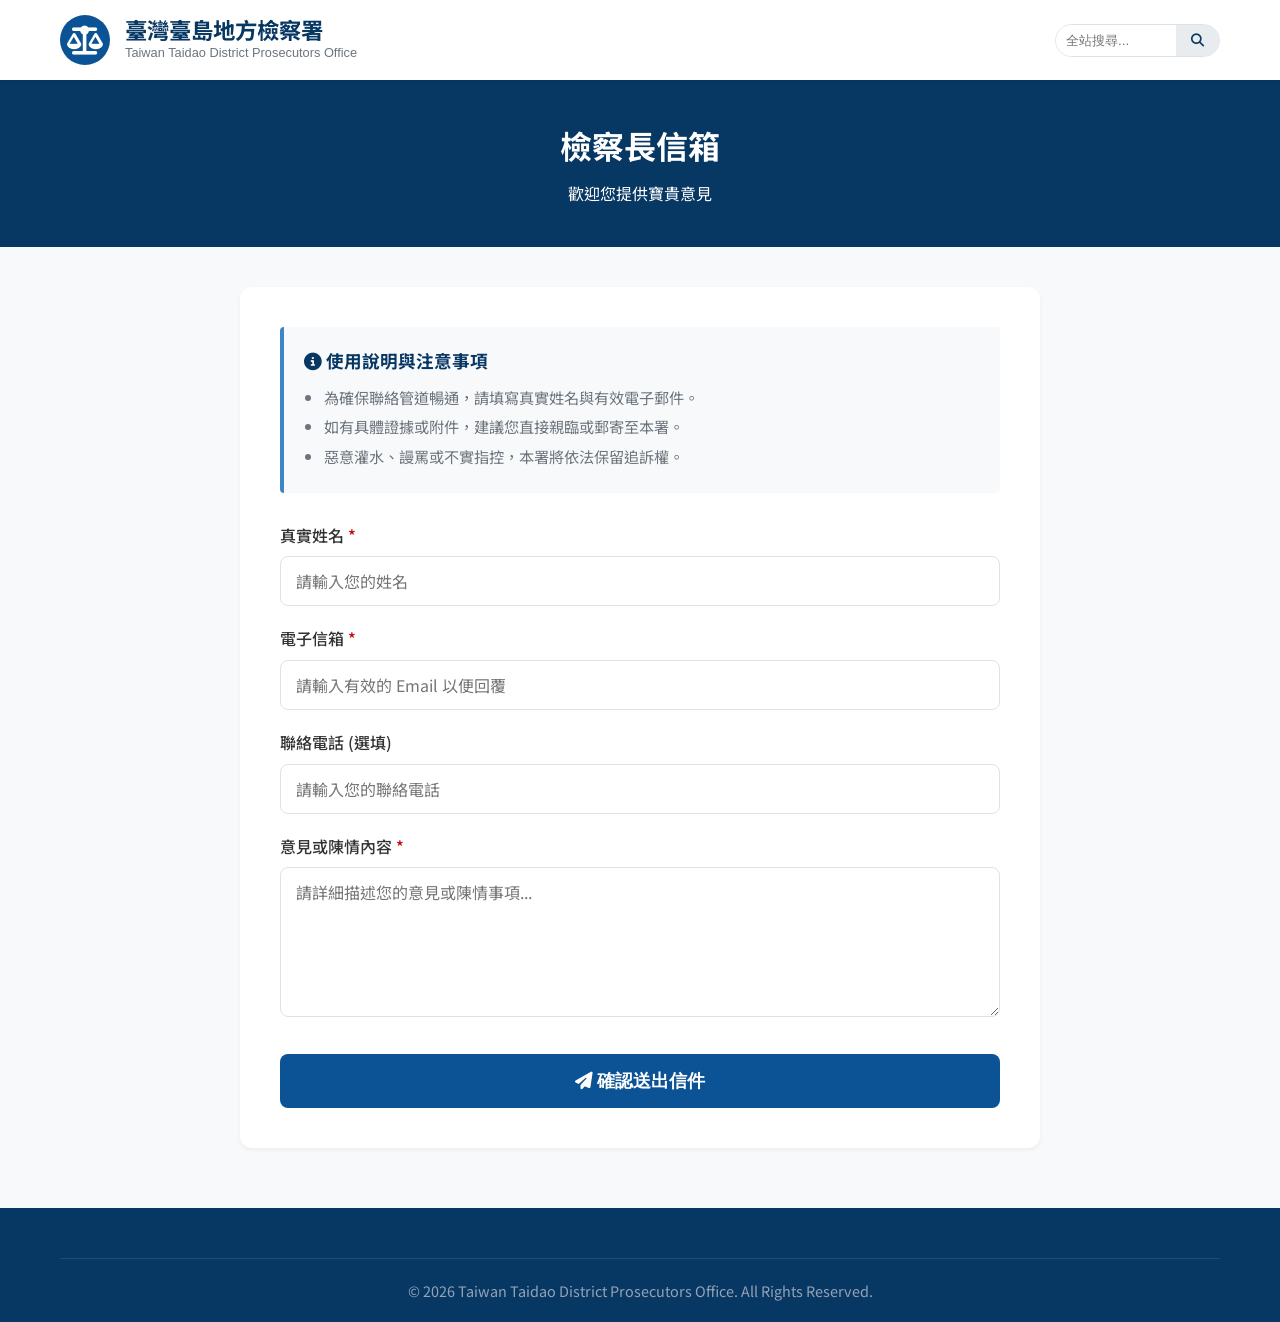
<file: contact.html>
<!DOCTYPE html>
<html lang="zh-TW">
<head>
    <meta charset="UTF-8">
    <meta name="viewport" content="width=device-width, initial-scale=1.0">
    <title>檢察長信箱 - 臺灣臺島地方檢察署</title>
    <link rel="stylesheet" href="styles.css">
    <link href="https://fonts.googleapis.com/css2?family=Noto+Sans+TC:wght@300;400;500;700&display=swap" rel="stylesheet">
    <link rel="stylesheet" href="https://cdnjs.cloudflare.com/ajax/libs/font-awesome/6.4.0/css/all.min.css">
    <style>
        .page-header { background-color: var(--primary-dark); color: white; padding: 40px 0; margin-bottom: 40px; text-align: center; }
        .page-header h1 { font-size: 2rem; margin-bottom: 10px; }
        .contact-container { max-width: 800px; margin: 0 auto 60px; background: var(--bg-white); border-radius: var(--radius-lg); box-shadow: var(--shadow-sm); padding: 40px; }
        
        .form-group { margin-bottom: 20px; }
        .form-group label { display: block; font-weight: 500; margin-bottom: 8px; color: var(--text-main); }
        .required::after { content: '*'; color: var(--secondary-color); margin-left: 4px; }
        
        .form-control { width: 100%; padding: 12px 15px; border: 1px solid var(--border-color); border-radius: var(--radius-md); font-size: 1rem; font-family: inherit; transition: border-color var(--transition); }
        .form-control:focus { outline: none; border-color: var(--primary-color); box-shadow: 0 0 0 3px rgba(11, 83, 148, 0.1); }
        textarea.form-control { resize: vertical; min-height: 150px; }
        
        .submit-btn { background-color: var(--primary-color); color: white; border: none; padding: 15px 30px; font-size: 1.1rem; font-weight: 600; border-radius: var(--radius-md); cursor: pointer; width: 100%; transition: var(--transition); margin-top: 10px; }
        .submit-btn:hover { background-color: var(--primary-dark); box-shadow: var(--shadow-md); }
        
        .contact-rules { background-color: #f8f9fa; border-left: 4px solid var(--primary-light); padding: 20px; margin-bottom: 30px; border-radius: 4px; }
        .contact-rules h3 { color: var(--primary-dark); margin-top: 0; margin-bottom: 10px; font-size: 1.1rem; }
        .contact-rules ul { padding-left: 20px; margin: 0; }
        .contact-rules li { margin-bottom: 5px; color: var(--text-muted); font-size: 0.95rem; }
    </style>
</head>
<body>
    <header class="main-header">
        <div class="nav-container container">
            <a href="index.html" class="logo">
                <div class="logo-img-placeholder"><i class="fa-solid fa-scale-balanced"></i></div>
                <div class="logo-text">
                    <h1>臺灣臺島地方檢察署</h1>
                    <p>Taiwan Taidao District Prosecutors Office</p>
                </div>
            </a>
            <div class="search-box">
                <input type="text" placeholder="全站搜尋..." aria-label="全站搜尋">
                <button aria-label="搜尋"><i class="fa-solid fa-search"></i></button>
            </div>
        </div>
    </header>

    <main id="main-content">
        <div class="page-header">
            <div class="container">
                <h1>檢察長信箱</h1>
                <p>歡迎您提供寶貴意見</p>
            </div>
        </div>

        <div class="container">
            <div class="contact-container">
                
                <div class="contact-rules">
                    <h3><i class="fa-solid fa-circle-info"></i> 使用說明與注意事項</h3>
                    <ul>
                        <li>為確保聯絡管道暢通，請填寫真實姓名與有效電子郵件。</li>
                        <li>如有具體證據或附件，建議您直接親臨或郵寄至本署。</li>
                        <li>惡意灌水、謾罵或不實指控，本署將依法保留追訴權。</li>
                    </ul>
                </div>

                <!-- Web3Forms Integration -->
                <form id="contactForm">
                    
                    <!-- Web3Forms Access Key -->
                    <input type="hidden" name="access_key" value="98c38860-de19-4e3e-bd27-2097dac8848e">
                    
                    <input type="hidden" name="subject" value="【臺島地檢署】檢察長信箱新留言">

                    <div class="form-group">
                        <label for="name" class="required">真實姓名</label>
                        <input type="text" id="name" name="name" class="form-control" placeholder="請輸入您的姓名" required>
                    </div>

                    <div class="form-group">
                        <label for="email" class="required">電子信箱</label>
                        <input type="email" id="email" name="email" class="form-control" placeholder="請輸入有效的 Email 以便回覆" required>
                    </div>
                    
                    <div class="form-group">
                        <label for="phone">聯絡電話 (選填)</label>
                        <input type="tel" id="phone" name="phone" class="form-control" placeholder="請輸入您的聯絡電話">
                    </div>

                    <div class="form-group">
                        <label for="message" class="required">意見或陳情內容</label>
                        <textarea id="message" name="message" class="form-control" placeholder="請詳細描述您的意見或陳情事項..." required></textarea>
                    </div>

                    <!-- Honeypot Spam Protection -->
                    <input type="checkbox" name="botcheck" class="hidden" style="display: none;">

                    <button type="submit" class="submit-btn" id="submitBtn"><i class="fa-solid fa-paper-plane"></i> 確認送出信件</button>
                    <div id="result" style="margin-top: 20px; font-weight: 500; text-align: center; display: none;"></div>
                </form>

            </div>
        </div>
    </main>

    <script>
        const form = document.getElementById('contactForm');
        const result = document.getElementById('result');
        const submitBtn = document.getElementById('submitBtn');

        form.addEventListener('submit', function(e) {
            e.preventDefault();
            
            submitBtn.innerHTML = '<i class="fa-solid fa-spinner fa-spin"></i> 處理中...';
            submitBtn.disabled = true;
            result.style.display = 'none';

            const formData = new FormData(form);
            const object = Object.fromEntries(formData);
            const json = JSON.stringify(object);

            fetch('https://api.web3forms.com/submit', {
                method: 'POST',
                headers: {
                    'Content-Type': 'application/json',
                    'Accept': 'application/json'
                },
                body: json
            })
            .then(async (response) => {
                let json = await response.json();
                if (response.status == 200) {
                    result.innerHTML = '<i class="fa-solid fa-circle-check"></i> 您的信件已成功送出！我們會盡快處理。';
                    result.style.color = '#0f5132';
                    result.style.backgroundColor = '#d1e7dd';
                    result.style.padding = '15px';
                    result.style.borderRadius = '5px';
                    result.style.display = 'block';
                    form.reset();
                } else {
                    console.log(response);
                    result.innerHTML = '<i class="fa-solid fa-circle-xmark"></i> 送出失敗：' + json.message;
                    result.style.color = '#842029';
                    result.style.backgroundColor = '#f8d7da';
                    result.style.padding = '15px';
                    result.style.borderRadius = '5px';
                    result.style.display = 'block';
                }
            })
            .catch(error => {
                console.log(error);
                result.innerHTML = '<i class="fa-solid fa-triangle-exclamation"></i> 發生錯誤，請稍後再試！';
                result.style.color = '#842029';
                result.style.backgroundColor = '#f8d7da';
                result.style.padding = '15px';
                result.style.borderRadius = '5px';
                result.style.display = 'block';
            })
            .then(function() {
                submitBtn.innerHTML = '<i class="fa-solid fa-paper-plane"></i> 確認送出信件';
                submitBtn.disabled = false;
            });
        });
    </script>

    <footer class="site-footer">
        <div class="container">
            <div class="footer-bottom">
                <p>&copy; 2026 Taiwan Taidao District Prosecutors Office. All Rights Reserved.</p>
            </div>
        </div>
    </footer>

    <script src="script.js"></script>
</body>
</html>
</file>
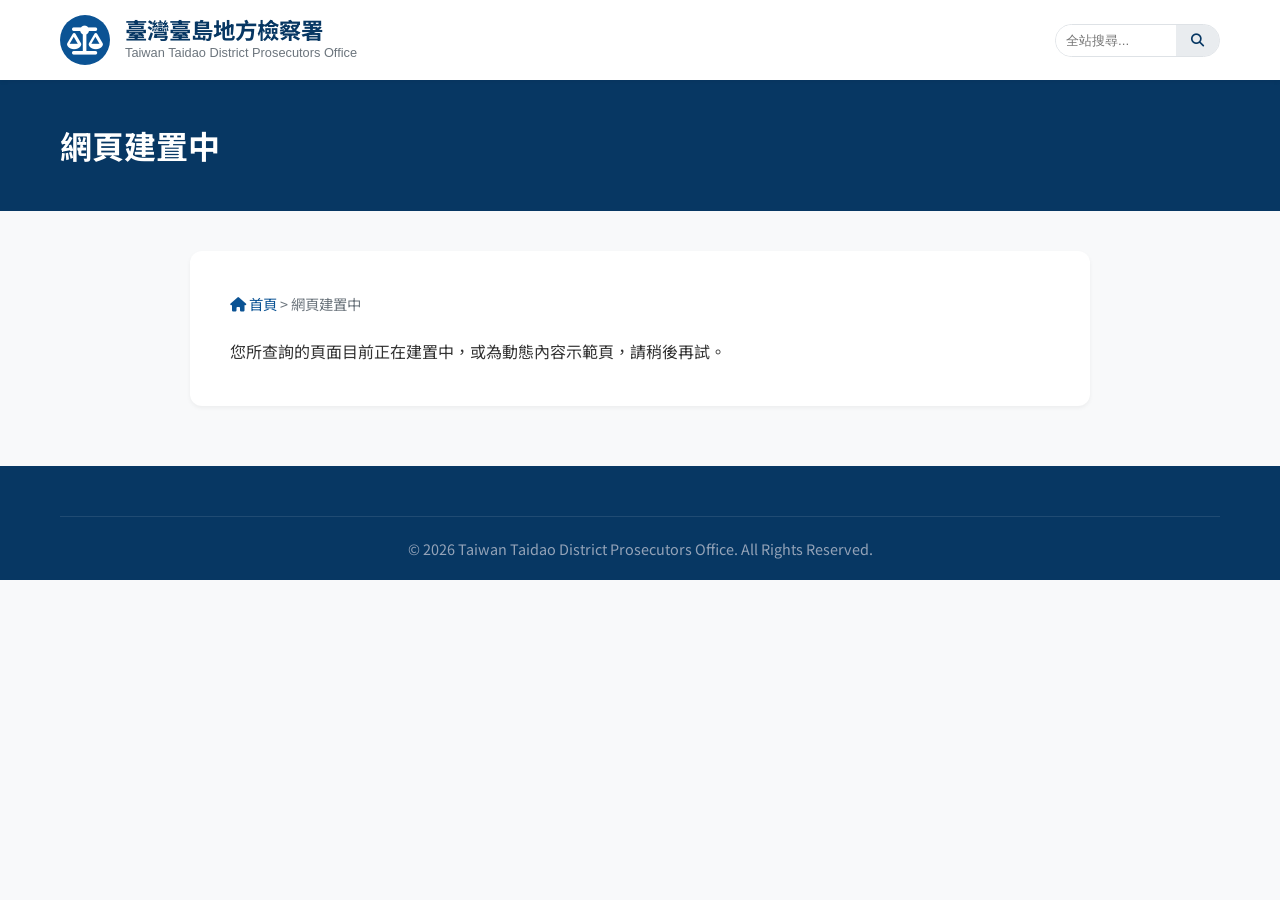
<file: content.html>
<!DOCTYPE html>
<html lang="zh-TW">
<head>
    <meta charset="UTF-8">
    <meta name="viewport" content="width=device-width, initial-scale=1.0">
    <title>頁面內容 - 臺灣臺島地方檢察署</title>
    <link rel="stylesheet" href="styles.css">
    <link href="https://fonts.googleapis.com/css2?family=Noto+Sans+TC:wght@300;400;500;700&display=swap" rel="stylesheet">
    <link rel="stylesheet" href="https://cdnjs.cloudflare.com/ajax/libs/font-awesome/6.4.0/css/all.min.css">
    <style>
        .page-header { background-color: var(--primary-dark); color: white; padding: 40px 0; margin-bottom: 40px; }
        .page-header h1 { font-size: 2rem; }
        .content-container { max-width: 900px; margin: 0 auto 60px; background: var(--bg-white); border-radius: var(--radius-lg); box-shadow: var(--shadow-sm); padding: 40px; line-height: 1.8; }
        .content-container h2 { color: var(--primary-color); border-bottom: 2px solid var(--border-color); padding-bottom: 10px; margin: 30px 0 20px; }
        .breadcrumb { margin-bottom: 20px; color: var(--text-muted); font-size: 0.9rem; }
        .breadcrumb a { color: var(--primary-color); text-decoration: none; }
    </style>
</head>
<body>
    <header class="main-header">
        <div class="nav-container container">
            <a href="index.html" class="logo">
                <div class="logo-img-placeholder"><i class="fa-solid fa-scale-balanced"></i></div>
                <div class="logo-text">
                    <h1>臺灣臺島地方檢察署</h1>
                    <p>Taiwan Taidao District Prosecutors Office</p>
                </div>
            </a>
            <div class="search-box">
                <input type="text" placeholder="全站搜尋..." aria-label="全站搜尋">
                <button aria-label="搜尋"><i class="fa-solid fa-search"></i></button>
            </div>
        </div>
    </header>

    <main id="main-content">
        <div class="page-header">
            <div class="container">
                <h1 id="pageTitle">載入中...</h1>
            </div>
        </div>

        <div class="container">
            <div class="content-container">
                <div class="breadcrumb">
                    <a href="index.html"><i class="fa-solid fa-home"></i> 首頁</a> &gt; <span id="bcText">內容</span>
                </div>
                <div id="pageContent">
                    <p>資料載入中，請稍候...</p>
                </div>
            </div>
        </div>
    </main>

    <footer class="site-footer">
        <div class="container">
            <div class="footer-bottom">
                <p>&copy; 2026 Taiwan Taidao District Prosecutors Office. All Rights Reserved.</p>
            </div>
        </div>
    </footer>

    <script src="script.js"></script>
    <script>
        document.addEventListener('DOMContentLoaded', () => {
            const params = new URLSearchParams(window.location.search);
            const pageId = params.get('page');
            
            const titleEl = document.getElementById('pageTitle');
            const contentEl = document.getElementById('pageContent');
            const bcEl = document.getElementById('bcText');
            
            const pages = {
                'intro': { title: '機關簡介', content: '<h2>臺島地檢署簡介</h2><p>本署負責大臺島地區之刑事案件偵查、公訴及執行業務，秉持客觀、公正、獨立的原則，致力於維護社會治安與保障人權。</p>' },
                'business': { title: '檢察業務簡介', content: '<h2>業務說明</h2><p>檢察官代表國家行使追訴權，主要業務包含：實施偵查、提起公訴、實行公訴、協助自訴、擔當自訴及指揮刑事裁判之執行等。</p>' },
                'chief': { title: '檢察長介紹', content: '<h2>檢察長致辭</h2><p>歡迎來到臺島地方檢察署。我們將以「專業、效能、便民、透明」為核心價值，持續優化各項司法服務。</p>' },
                'service_center': { title: '為民服務中心', content: '<h2>服務項目</h2><p>本署一樓設有為民服務中心，提供單一窗口服務，包括：收狀、收費、發還保證金、訴訟輔導等便民措施。</p>' },
                'online': { title: '線上申辦', content: '<h2>線上申辦系統</h2><p>提供線上聲請補發傳票、聲請發還保證金、線上預約視訊諮詢等服務。（系統建置示範頁）</p>' },
                'citizen_judge': { title: '國民法官專區', content: '<h2>國民法官法</h2><p>讓來自各行各業的國民與法官一起坐在法檯上，共同審判重大刑事案件，使司法更透明，更貼近社會多元價值。</p>' },
                'counseling': { title: '訴訟輔導', content: '<h2>訴訟輔導服務</h2><p>針對民眾面臨的司法程序疑難，提供免費的非實體法律諮詢與程序引導，幫助您了解自身權益。</p>' },
                'protection': { title: '司法保護', content: '<h2>司法保護專區</h2><p>包含犯罪被害人保護、更生保護、緩起訴處分金運用及社會勞動制度等相關資訊與資源。</p>' }
            };

            const data = pages[pageId] || { title: '網頁建置中', content: '<p>您所查詢的頁面目前正在建置中，或為動態內容示範頁，請稍後再試。</p>' };
            
            titleEl.textContent = data.title;
            bcEl.textContent = data.title;
            contentEl.innerHTML = data.content;
            document.title = data.title + ' - 臺灣臺島地方檢察署';
        });
    </script>
</body>
</html>
</file>
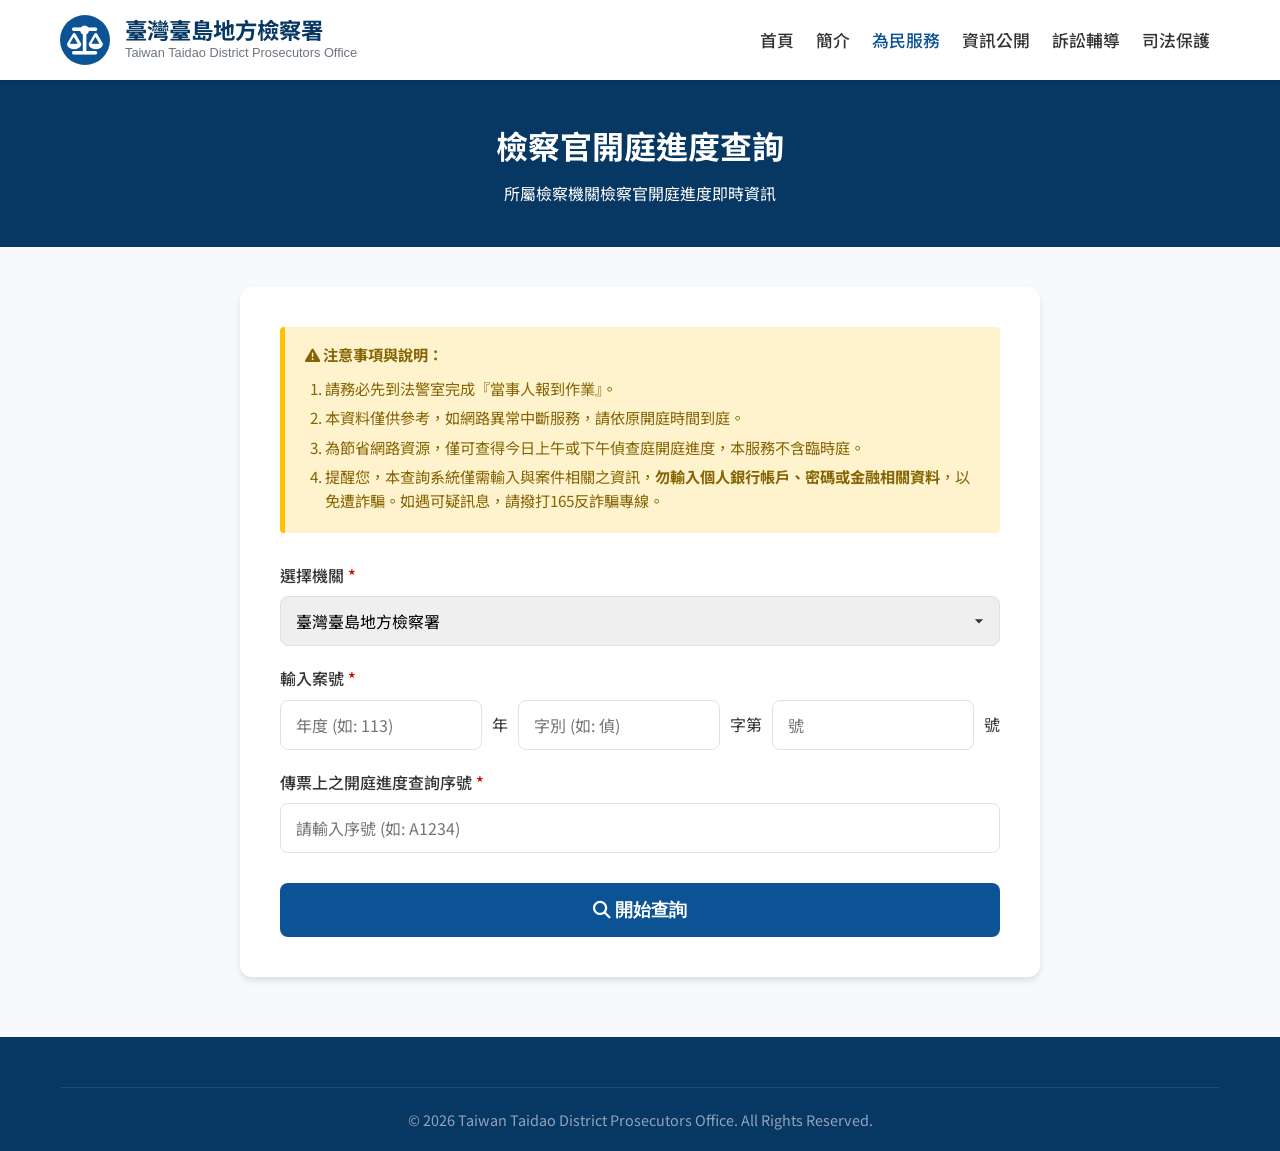
<file: court_status.html>
<!DOCTYPE html>
<html lang="zh-TW">
<head>
    <meta charset="UTF-8">
    <meta name="viewport" content="width=device-width, initial-scale=1.0">
    <title>開庭進度查詢 - 臺灣臺島地方檢察署</title>
    <link rel="stylesheet" href="styles.css">
    <link href="https://fonts.googleapis.com/css2?family=Noto+Sans+TC:wght@300;400;500;700&display=swap" rel="stylesheet">
    <link rel="stylesheet" href="https://cdnjs.cloudflare.com/ajax/libs/font-awesome/6.4.0/css/all.min.css">
    <style>
        .page-header {
            background-color: var(--primary-dark);
            color: white;
            padding: 40px 0;
            text-align: center;
            margin-bottom: 40px;
        }
        .page-header h1 {
            font-size: 2rem;
            margin-bottom: 10px;
        }
        .query-container {
            max-width: 800px;
            margin: 0 auto 60px;
            background: var(--bg-white);
            border-radius: var(--radius-lg);
            box-shadow: var(--shadow-md);
            padding: 40px;
        }
        .instructions {
            background-color: #fff3cd;
            border-left: 5px solid #ffc107;
            padding: 15px 20px;
            border-radius: var(--radius-sm);
            margin-bottom: 30px;
            font-size: 0.95rem;
            color: #856404;
        }
        .instructions ol {
            margin-top: 10px;
            padding-left: 20px;
        }
        .instructions li {
            margin-bottom: 5px;
        }
        .form-group {
            margin-bottom: 20px;
        }
        .form-group label {
            display: block;
            font-weight: 500;
            margin-bottom: 8px;
            color: var(--text-main);
        }
        .required::after {
            content: '*';
            color: var(--secondary-color);
            margin-left: 4px;
        }
        .form-control {
            width: 100%;
            padding: 12px 15px;
            border: 1px solid var(--border-color);
            border-radius: var(--radius-md);
            font-size: 1rem;
            font-family: inherit;
            transition: border-color var(--transition);
        }
        .form-control:focus {
            outline: none;
            border-color: var(--primary-color);
            box-shadow: 0 0 0 3px rgba(11, 83, 148, 0.1);
        }
        select.form-control {
            appearance: none;
            background-image: url("data:image/svg+xml,%3Csvg xmlns='http://www.w3.org/2000/svg' viewBox='0 0 24 24' fill='%23333'%3E%3Cpath d='M7 10l5 5 5-5z'/%3E%3C/svg%3E");
            background-repeat: no-repeat;
            background-position: right 10px center;
            background-size: 20px;
        }
        .case-number-group {
            display: flex;
            align-items: center;
            gap: 10px;
        }
        .case-number-group input {
            flex: 1;
        }
        .case-number-group select {
            flex: 1;
        }
        .submit-btn {
            background-color: var(--primary-color);
            color: white;
            border: none;
            padding: 15px 30px;
            font-size: 1.1rem;
            font-weight: 600;
            border-radius: var(--radius-md);
            cursor: pointer;
            width: 100%;
            transition: var(--transition);
            margin-top: 10px;
        }
        .submit-btn:hover {
            background-color: var(--primary-dark);
            box-shadow: var(--shadow-md);
        }
        /* Result styling */
        #resultArea {
            display: none;
            margin-top: 30px;
            padding-top: 30px;
            border-top: 1px solid var(--border-color);
        }
        .result-card {
            background-color: var(--bg-light);
            border: 1px solid var(--border-color);
            border-radius: var(--radius-md);
            padding: 20px;
        }
        .status-badge {
            display: inline-block;
            padding: 5px 12px;
            border-radius: 20px;
            font-weight: 600;
            font-size: 0.9rem;
            margin-bottom: 15px;
        }
        .status-active {
            background-color: #d1e7dd;
            color: #0f5132;
        }
        .status-waiting {
            background-color: #fff3cd;
            color: #856404;
        }
    </style>
</head>
<body>
    <header class="main-header">
        <div class="nav-container container">
            <a href="index.html" class="logo">
                <div class="logo-img-placeholder">
                    <i class="fa-solid fa-scale-balanced"></i>
                </div>
                <div class="logo-text">
                    <h1>臺灣臺島地方檢察署</h1>
                    <p>Taiwan Taidao District Prosecutors Office</p>
                </div>
            </a>
            <nav class="main-nav">
                <ul class="nav-menu">
                    <li><a href="index.html">首頁</a></li>
                    <li><a href="#">簡介</a></li>
                    <li><a href="#" style="color: var(--primary-color);">為民服務</a></li>
                    <li><a href="#">資訊公開</a></li>
                    <li><a href="#">訴訟輔導</a></li>
                    <li><a href="#">司法保護</a></li>
                </ul>
            </nav>
        </div>
    </header>

    <main id="main-content">
        <div class="page-header">
            <div class="container">
                <h1>檢察官開庭進度查詢</h1>
                <p>所屬檢察機關檢察官開庭進度即時資訊</p>
            </div>
        </div>

        <div class="container">
            <div class="query-container">
                <div class="instructions">
                    <strong><i class="fa-solid fa-triangle-exclamation"></i> 注意事項與說明：</strong>
                    <ol>
                        <li>請務必先到法警室完成『當事人報到作業』。</li>
                        <li>本資料僅供參考，如網路異常中斷服務，請依原開庭時間到庭。</li>
                        <li>為節省網路資源，僅可查得今日上午或下午偵查庭開庭進度，本服務不含臨時庭。</li>
                        <li>提醒您，本查詢系統僅需輸入與案件相關之資訊，<strong>勿輸入個人銀行帳戶、密碼或金融相關資料</strong>，以免遭詐騙。如遇可疑訊息，請撥打165反詐騙專線。</li>
                    </ol>
                </div>

                <form id="queryForm">
                    <div class="form-group">
                        <label for="agency" class="required">選擇機關</label>
                        <select id="agency" class="form-control" required>
                            <option value="TDC">臺灣臺島地方檢察署</option>
                        </select>
                    </div>
                    
                    <div class="form-group">
                        <label class="required">輸入案號</label>
                        <div class="case-number-group">
                            <input type="number" id="year" class="form-control" placeholder="年度 (如: 113)" required>
                            <span>年</span>
                            <input type="text" id="word" class="form-control" placeholder="字別 (如: 偵)" required>
                            <span>字第</span>
                            <input type="number" id="number" class="form-control" placeholder="號" required>
                            <span>號</span>
                        </div>
                    </div>

                    <div class="form-group">
                        <label for="sequence" class="required">傳票上之開庭進度查詢序號</label>
                        <input type="text" id="sequence" class="form-control" placeholder="請輸入序號 (如: A1234)" required>
                    </div>

                    <button type="submit" class="submit-btn"><i class="fa-solid fa-magnifying-glass"></i> 開始查詢</button>
                </form>

                <div id="resultArea">
                    <h3 style="margin-bottom: 20px; color: var(--primary-dark);">查詢結果</h3>
                    <div class="result-card">
                        <div class="status-badge status-active" id="resultStatus"><i class="fa-solid fa-circle-check"></i> 正在開庭中</div>
                        <p><strong>案號：</strong> <span id="resCase">113年偵字第1234號</span></p>
                        <p><strong>開庭別：</strong> 偵查庭</p>
                        <p><strong>偵查庭位置：</strong> 第三偵查庭</p>
                        <p><strong>預定開庭時間：</strong> 14:30</p>
                        <p><strong>實際開庭時間：</strong> 14:35</p>
                        <p style="margin-top: 15px; color: var(--text-muted); font-size: 0.9rem;"><i class="fa-solid fa-info-circle"></i> 資料更新時間：<span id="updateTime"></span></p>
                    </div>
                </div>
            </div>
        </div>
    </main>

    <footer class="site-footer">
        <div class="container">
            <div class="footer-bottom">
                <p>&copy; 2026 Taiwan Taidao District Prosecutors Office. All Rights Reserved.</p>
            </div>
        </div>
    </footer>

    <script>
        document.getElementById('queryForm').addEventListener('submit', function(e) {
            e.preventDefault();
            
            const year = document.getElementById('year').value;
            const word = document.getElementById('word').value;
            const number = document.getElementById('number').value;
            const sequence = document.getElementById('sequence').value;
            
            const resultArea = document.getElementById('resultArea');
            resultArea.style.display = 'block';
            
            const now = new Date();
            const timeString = now.toLocaleTimeString('zh-TW', { hour12: false });
            
            if (year === '115' && word === '他' && number === '11505001') {
                resultArea.innerHTML = `
                    <h3 style="margin-bottom: 20px; color: var(--primary-dark);">查詢結果</h3>
                    <div class="result-card">
                        <div class="status-badge" style="background-color: #e2e3e5; color: #383d41;" id="resultStatus"><i class="fa-solid fa-gavel"></i> 偵查庭結束，等待檢察官作出裁定</div>
                        <p><strong>案號：</strong> 115年度他字第11505001號 (廉股)</p>
                        <p><strong>被傳人身分：</strong> 被告 (顧雍冰)</p>
                        <p><strong>開庭別：</strong> 偵查庭</p>
                        <p><strong>偵查庭位置：</strong> 第一偵查庭/詢問室</p>
                        <p><strong>預定開庭時間：</strong> 20:00</p>
                        <p><strong>實際開庭時間：</strong> 20:05</p>
                        <p style="margin-top: 15px; color: var(--text-muted); font-size: 0.9rem;"><i class="fa-solid fa-info-circle"></i> 資料更新時間：<span>${timeString}</span></p>
                    </div>
                `;
            } else {
                resultArea.innerHTML = `
                    <h3 style="margin-bottom: 20px; color: var(--primary-dark);">查詢結果</h3>
                    <div class="result-card">
                        <div class="status-badge" id="resultStatus"></div>
                        <p><strong>案號：</strong> <span>${year}年${word}字第${number}號</span></p>
                        <p><strong>開庭別：</strong> 偵查庭</p>
                        <p><strong>偵查庭位置：</strong> 第三偵查庭</p>
                        <p><strong>預定開庭時間：</strong> 14:30</p>
                        <p><strong>實際開庭時間：</strong> 14:35</p>
                        <p style="margin-top: 15px; color: var(--text-muted); font-size: 0.9rem;"><i class="fa-solid fa-info-circle"></i> 資料更新時間：<span>${timeString}</span></p>
                    </div>
                `;
                const badge = document.getElementById('resultStatus');
                if (Math.random() > 0.5) {
                    badge.className = 'status-badge status-active';
                    badge.innerHTML = '<i class="fa-solid fa-circle-check"></i> 正在開庭中';
                } else {
                    badge.className = 'status-badge status-waiting';
                    badge.innerHTML = '<i class="fa-solid fa-clock"></i> 尚未開庭（請稍候）';
                }
            }
            
            resultArea.scrollIntoView({ behavior: 'smooth' });
        });
    </script>
</body>
</html>
</file>
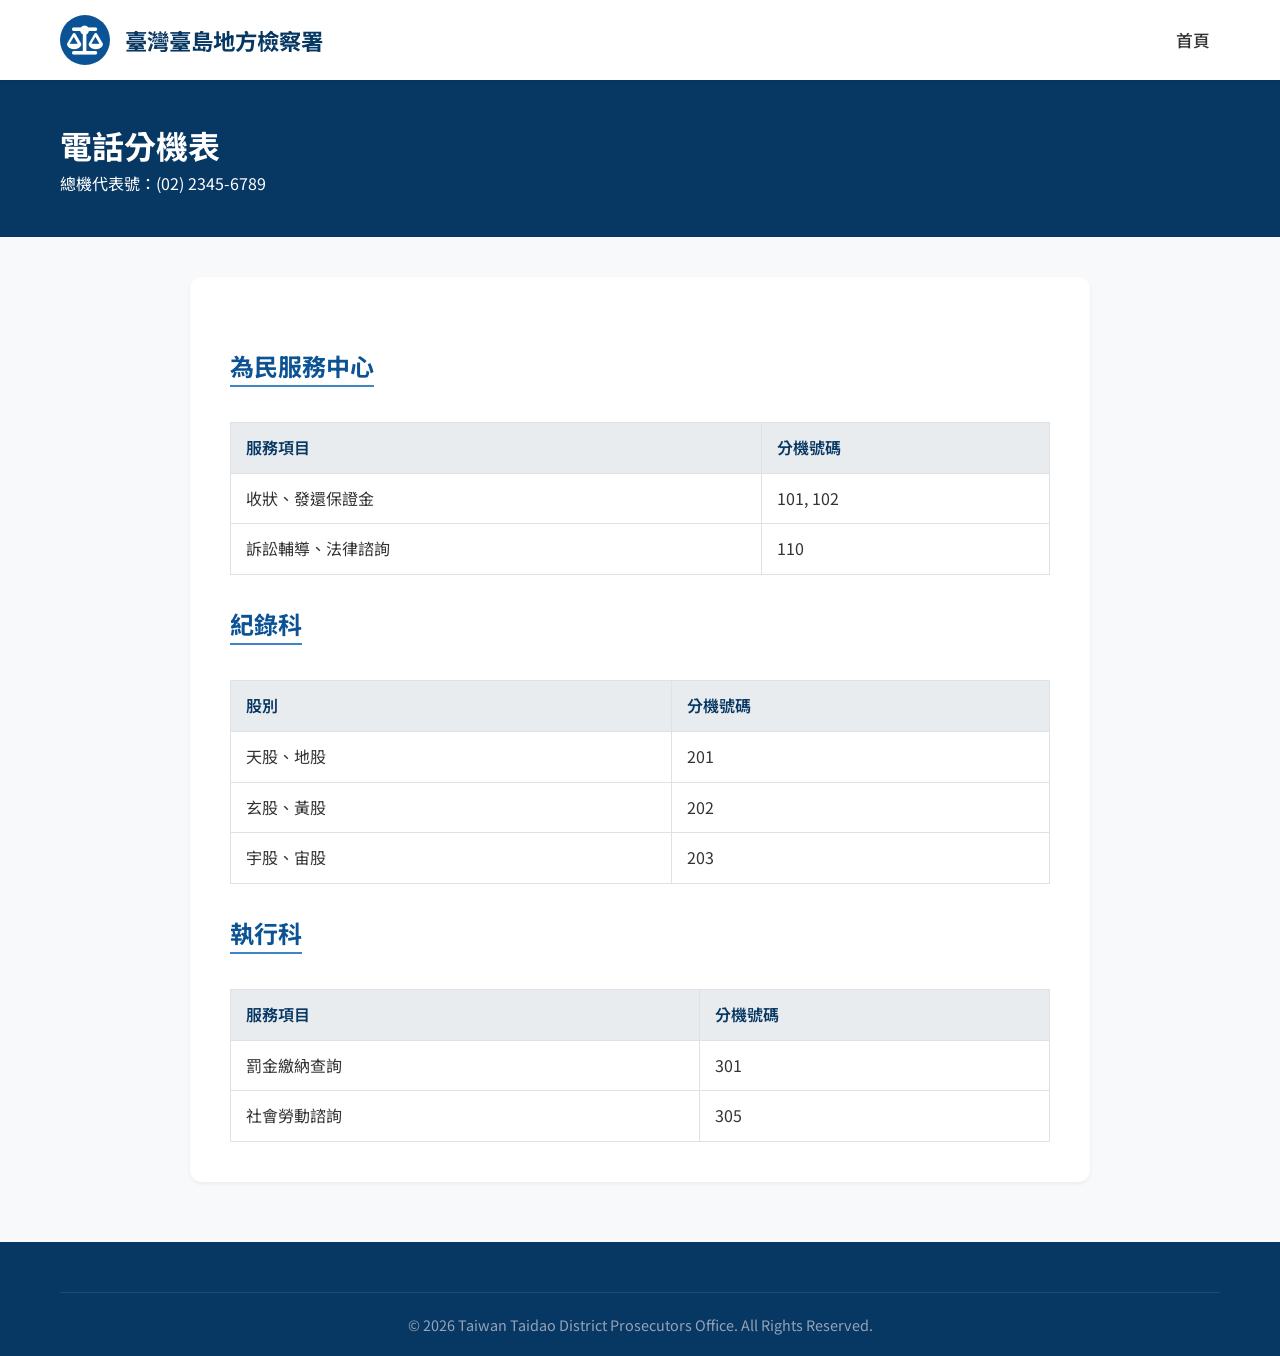
<file: directory.html>
<!DOCTYPE html>
<html lang="zh-TW">
<head>
    <meta charset="UTF-8">
    <meta name="viewport" content="width=device-width, initial-scale=1.0">
    <title>電話分機 - 臺灣臺島地方檢察署</title>
    <link rel="stylesheet" href="styles.css">
    <link href="https://fonts.googleapis.com/css2?family=Noto+Sans+TC:wght@300;400;500;700&display=swap" rel="stylesheet">
    <link rel="stylesheet" href="https://cdnjs.cloudflare.com/ajax/libs/font-awesome/6.4.0/css/all.min.css">
    <style>
        .page-header { background-color: var(--primary-dark); color: white; padding: 40px 0; margin-bottom: 40px; }
        .page-header h1 { font-size: 2rem; }
        .directory-container { max-width: 900px; margin: 0 auto 60px; background: var(--bg-white); border-radius: var(--radius-lg); box-shadow: var(--shadow-sm); padding: 40px; }
        .dir-table { width: 100%; border-collapse: collapse; margin-top: 20px; }
        .dir-table th, .dir-table td { border: 1px solid var(--border-color); padding: 12px 15px; text-align: left; }
        .dir-table th { background-color: var(--bg-gray); font-weight: 600; color: var(--primary-dark); }
        .dir-table tr:hover { background-color: #f1f5f9; }
        .dept-title { font-size: 1.5rem; color: var(--primary-color); margin-top: 30px; margin-bottom: 15px; border-bottom: 2px solid var(--primary-light); display: inline-block; }
    </style>
</head>
<body>
    <header class="main-header">
        <div class="nav-container container">
            <a href="index.html" class="logo">
                <div class="logo-img-placeholder"><i class="fa-solid fa-scale-balanced"></i></div>
                <div class="logo-text"><h1>臺灣臺島地方檢察署</h1></div>
            </a>
            <nav class="main-nav">
                <ul class="nav-menu">
                    <li><a href="index.html">首頁</a></li>
                </ul>
            </nav>
        </div>
    </header>

    <main id="main-content">
        <div class="page-header">
            <div class="container">
                <h1>電話分機表</h1>
                <p>總機代表號：(02) 2345-6789</p>
            </div>
        </div>

        <div class="container">
            <div class="directory-container">
                <h2 class="dept-title">為民服務中心</h2>
                <table class="dir-table">
                    <tr><th>服務項目</th><th>分機號碼</th></tr>
                    <tr><td>收狀、發還保證金</td><td>101, 102</td></tr>
                    <tr><td>訴訟輔導、法律諮詢</td><td>110</td></tr>
                </table>

                <h2 class="dept-title">紀錄科</h2>
                <table class="dir-table">
                    <tr><th>股別</th><th>分機號碼</th></tr>
                    <tr><td>天股、地股</td><td>201</td></tr>
                    <tr><td>玄股、黃股</td><td>202</td></tr>
                    <tr><td>宇股、宙股</td><td>203</td></tr>
                </table>

                <h2 class="dept-title">執行科</h2>
                <table class="dir-table">
                    <tr><th>服務項目</th><th>分機號碼</th></tr>
                    <tr><td>罰金繳納查詢</td><td>301</td></tr>
                    <tr><td>社會勞動諮詢</td><td>305</td></tr>
                </table>
            </div>
        </div>
    </main>

    <footer class="site-footer">
        <div class="container">
            <div class="footer-bottom">
                <p>&copy; 2026 Taiwan Taidao District Prosecutors Office. All Rights Reserved.</p>
            </div>
        </div>
    </footer>

    <script src="script.js"></script>
</body>
</html>
</file>
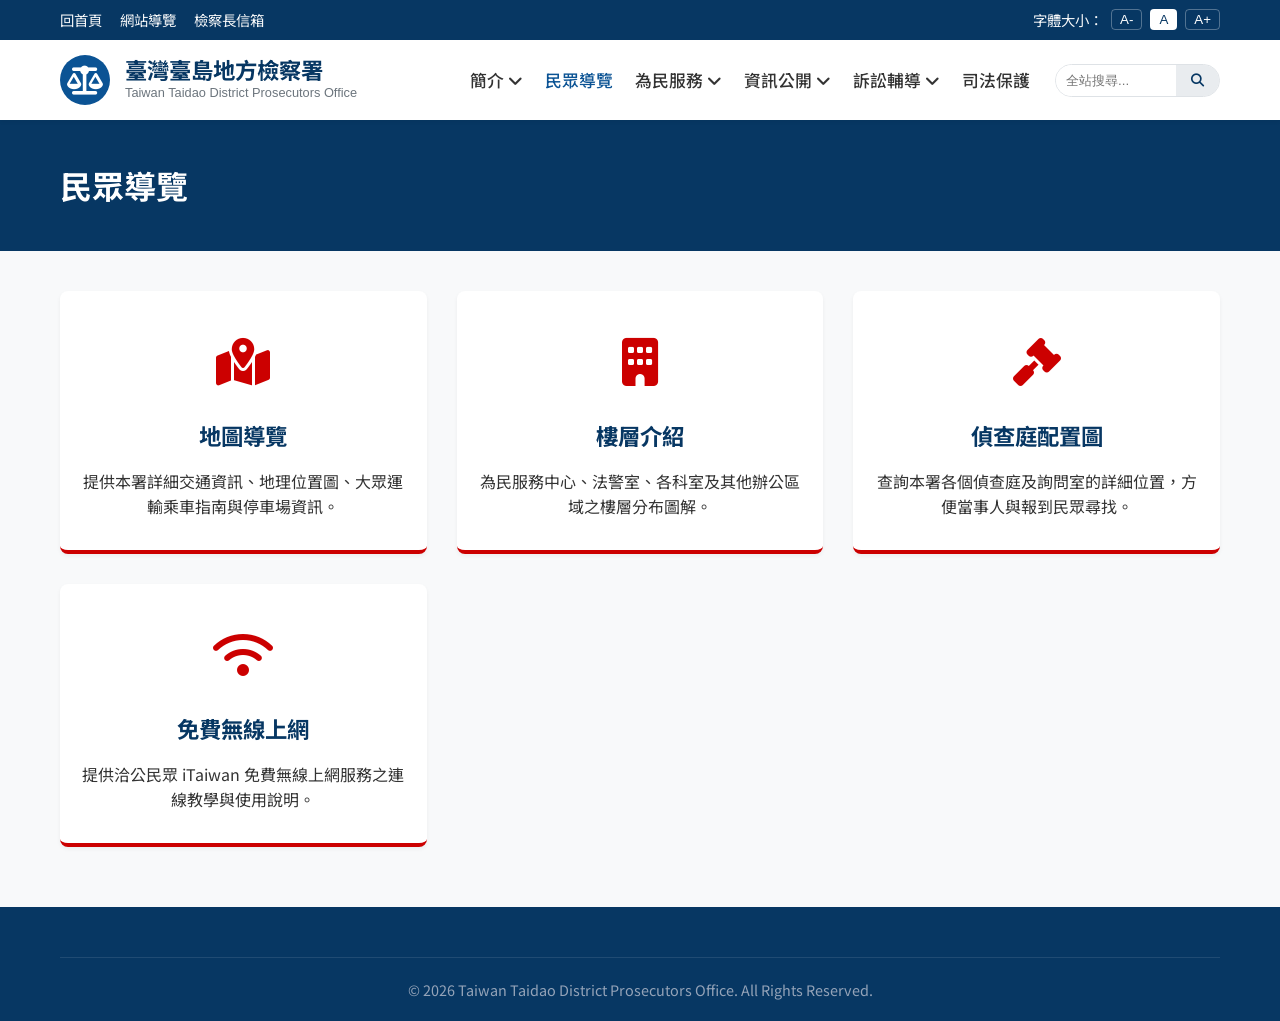
<file: guide.html>
<!DOCTYPE html>
<html lang="zh-TW">
<head>
    <meta charset="UTF-8">
    <meta name="viewport" content="width=device-width, initial-scale=1.0">
    <title>民眾導覽 - 臺灣臺島地方檢察署</title>
    <link rel="stylesheet" href="styles.css">
    <link href="https://fonts.googleapis.com/css2?family=Noto+Sans+TC:wght@300;400;500;700&display=swap" rel="stylesheet">
    <link rel="stylesheet" href="https://cdnjs.cloudflare.com/ajax/libs/font-awesome/6.4.0/css/all.min.css">
    <style>
        .page-header { background-color: var(--primary-dark); color: white; padding: 40px 0; margin-bottom: 40px; }
        .page-header h1 { font-size: 2rem; }
        .guide-grid {
            display: grid;
            grid-template-columns: repeat(auto-fit, minmax(280px, 1fr));
            gap: 30px;
            margin-bottom: 60px;
        }
        .guide-card {
            background: var(--bg-white);
            border-radius: var(--radius-md);
            padding: 30px 20px;
            box-shadow: var(--shadow-sm);
            transition: transform 0.3s, box-shadow 0.3s;
            border-bottom: 4px solid var(--secondary-color);
            text-decoration: none;
            color: var(--text-main);
            display: flex;
            flex-direction: column;
            align-items: center;
            text-align: center;
        }
        .guide-card:hover {
            transform: translateY(-5px);
            box-shadow: var(--shadow-md);
        }
        .card-icon {
            font-size: 3rem;
            color: var(--secondary-color);
            margin-bottom: 20px;
        }
        .card-title {
            font-size: 1.4rem;
            font-weight: 700;
            margin-bottom: 15px;
            color: var(--primary-dark);
        }
        .card-desc {
            font-size: 1rem;
            color: var(--text-secondary);
            line-height: 1.6;
        }
    </style>
</head>
<body>
    <header class="main-header">
        <div class="top-bar">
            <div class="container top-bar-inner">
                <div class="top-links">
                    <a href="index.html">回首頁</a>
                    <a href="content.html?page=sitemap">網站導覽</a>
                    <a href="contact.html">檢察長信箱</a>
                </div>
                <div class="font-size-controls">
                    <span>字體大小：</span>
                    <button class="font-btn" data-size="small">A-</button>
                    <button class="font-btn active" data-size="medium">A</button>
                    <button class="font-btn" data-size="large">A+</button>
                </div>
            </div>
        </div>
        <div class="nav-container container">
            <a href="index.html" class="logo">
                <div class="logo-img-placeholder"><i class="fa-solid fa-scale-balanced"></i></div>
                <div class="logo-text">
                    <h1>臺灣臺島地方檢察署</h1>
                    <p>Taiwan Taidao District Prosecutors Office</p>
                </div>
            </a>
            <nav class="main-nav">
                <ul class="nav-menu">
                    <li class="dropdown">
                        <a href="organization.html">簡介 <i class="fa-solid fa-angle-down"></i></a>
                    </li>
                    <li><a href="guide.html" style="color: var(--primary-color);">民眾導覽</a></li>
                    <li class="dropdown">
                        <a href="content.html?page=service">為民服務 <i class="fa-solid fa-angle-down"></i></a>
                    </li>
                    <li class="dropdown">
                        <a href="list.html?type=info">資訊公開 <i class="fa-solid fa-angle-down"></i></a>
                    </li>
                    <li class="dropdown">
                        <a href="content.html?page=counseling">訴訟輔導 <i class="fa-solid fa-angle-down"></i></a>
                    </li>
                    <li><a href="protection.html">司法保護</a></li>
                </ul>
                <div class="search-box">
                    <input type="text" id="headerSearch" placeholder="全站搜尋..." aria-label="全站搜尋">
                    <button aria-label="搜尋" onclick="const v = document.getElementById('headerSearch').value; if(v) window.location.href='search.html?q='+encodeURIComponent(v);"><i class="fa-solid fa-search"></i></button>
                </div>
            </nav>
        </div>
    </header>

    <main id="main-content">
        <div class="page-header">
            <div class="container">
                <h1>民眾導覽</h1>
            </div>
        </div>

        <div class="container">
            <div class="guide-grid">
                <a href="content.html?page=map" class="guide-card">
                    <div class="card-icon"><i class="fa-solid fa-map-location-dot"></i></div>
                    <div class="card-title">地圖導覽</div>
                    <div class="card-desc">提供本署詳細交通資訊、地理位置圖、大眾運輸乘車指南與停車場資訊。</div>
                </a>
                
                <a href="content.html?page=floor" class="guide-card">
                    <div class="card-icon"><i class="fa-solid fa-building"></i></div>
                    <div class="card-title">樓層介紹</div>
                    <div class="card-desc">為民服務中心、法警室、各科室及其他辦公區域之樓層分布圖解。</div>
                </a>
                
                <a href="list.html?type=court_layout" class="guide-card">
                    <div class="card-icon"><i class="fa-solid fa-gavel"></i></div>
                    <div class="card-title">偵查庭配置圖</div>
                    <div class="card-desc">查詢本署各個偵查庭及詢問室的詳細位置，方便當事人與報到民眾尋找。</div>
                </a>

                <a href="content.html?page=wifi" class="guide-card">
                    <div class="card-icon"><i class="fa-solid fa-wifi"></i></div>
                    <div class="card-title">免費無線上網</div>
                    <div class="card-desc">提供洽公民眾 iTaiwan 免費無線上網服務之連線教學與使用說明。</div>
                </a>
            </div>
        </div>
    </main>

    <footer class="site-footer">
        <div class="container">
            <div class="footer-bottom">
                <p>&copy; 2026 Taiwan Taidao District Prosecutors Office. All Rights Reserved.</p>
            </div>
        </div>
    </footer>

    <script src="script.js"></script>
</body>
</html>
</file>
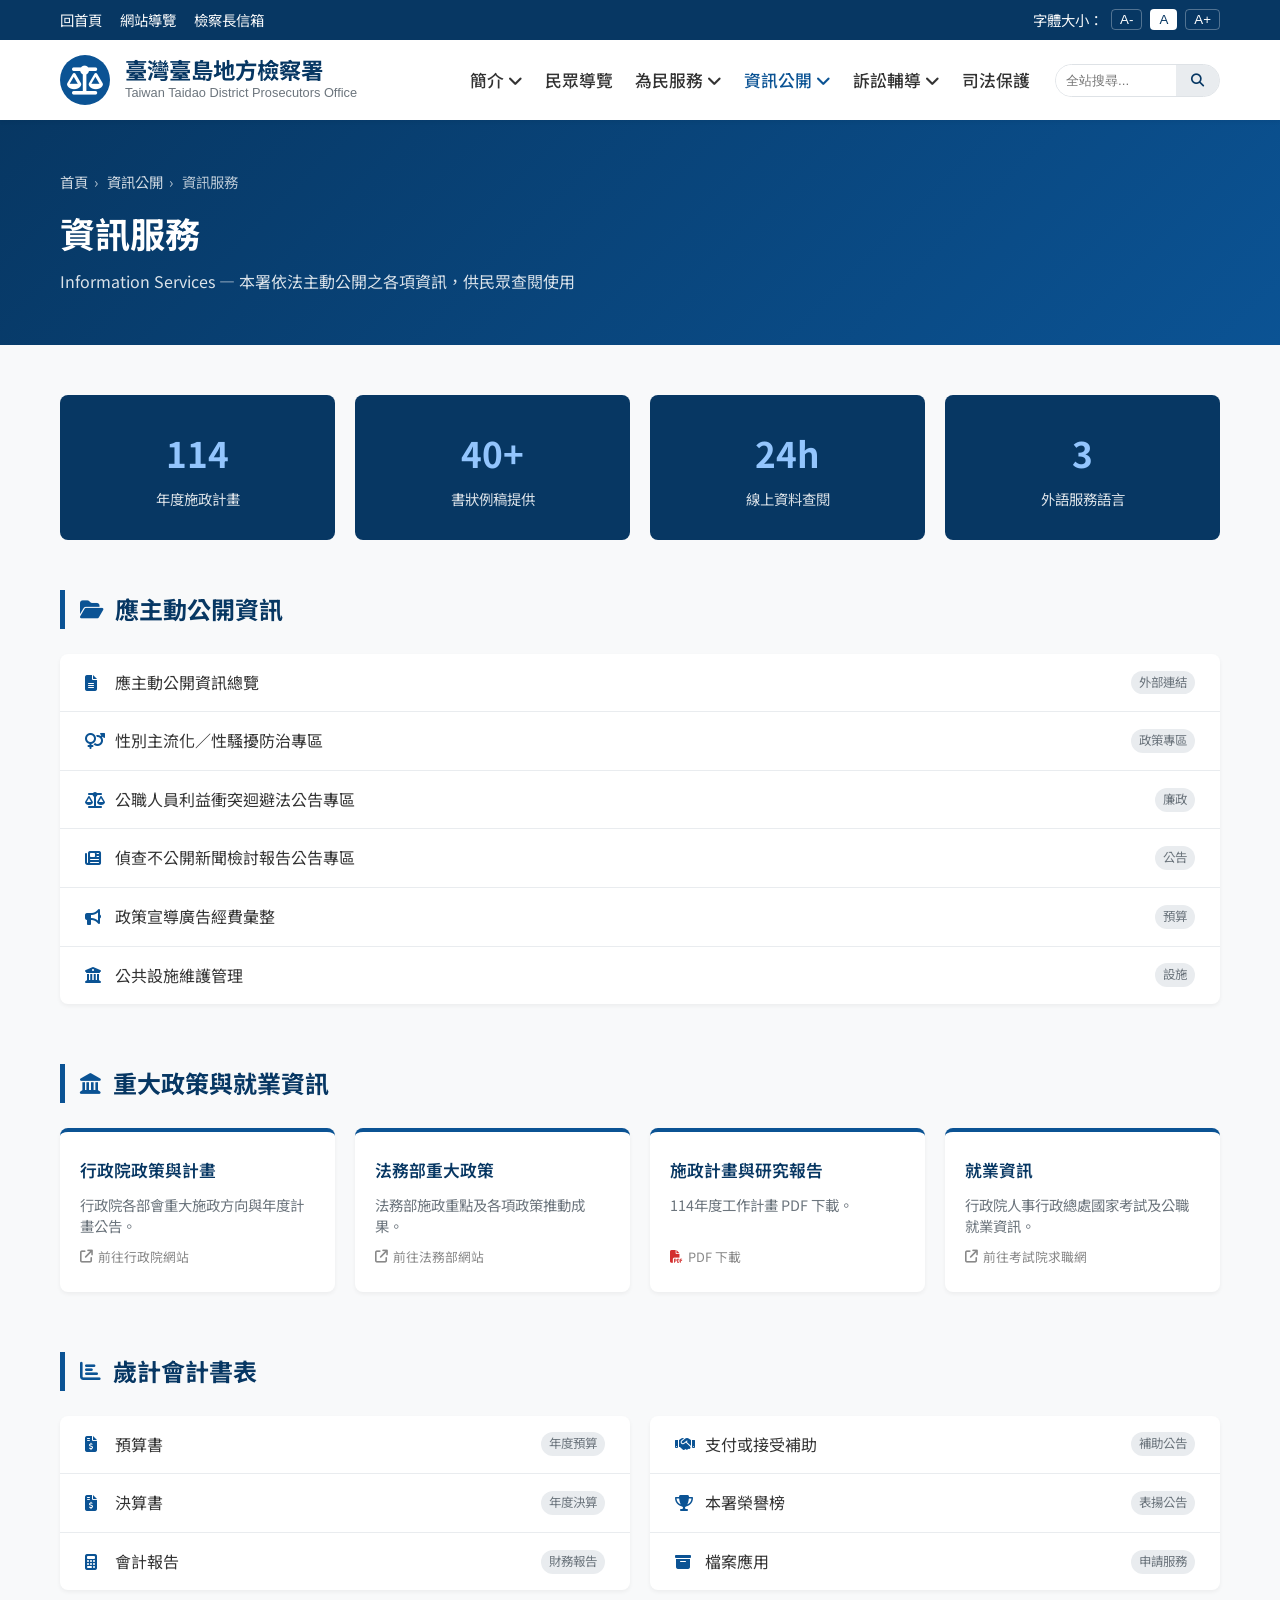
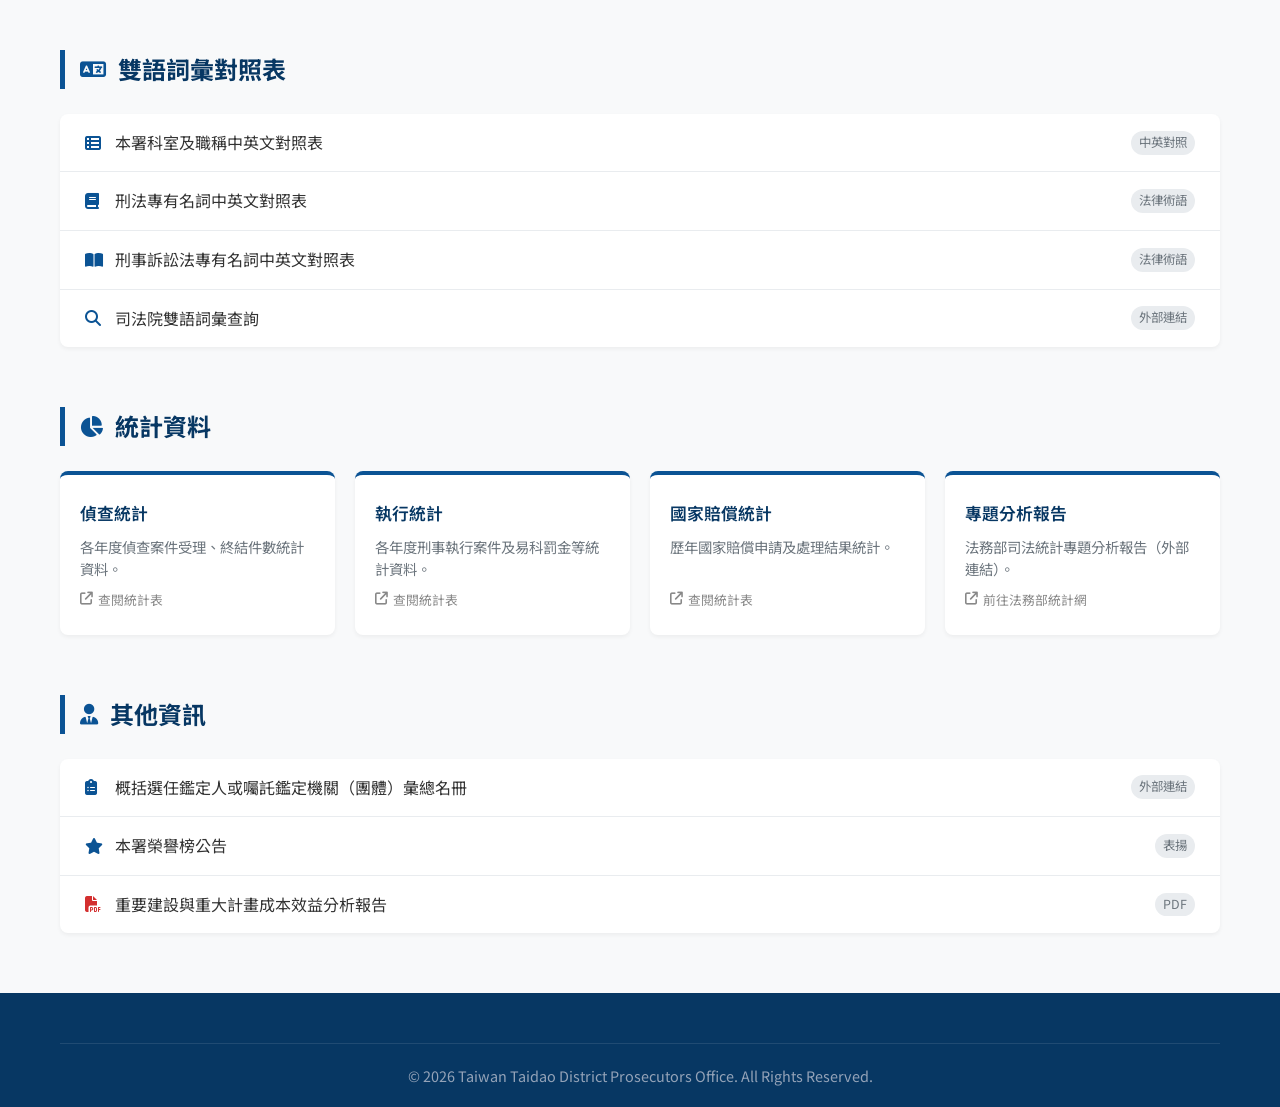
<file: info-service.html>
<!DOCTYPE html>
<html lang="zh-TW">
<head>
    <meta charset="UTF-8">
    <meta name="viewport" content="width=device-width, initial-scale=1.0">
    <title>資訊服務 - 臺灣臺島地方檢察署</title>
    <meta name="description" content="臺灣臺島地方檢察署資訊服務專區，提供應主動公開資訊、重大政策、歲計會計書表、雙語詞彙對照等多項資訊。">
    <link rel="stylesheet" href="styles.css">
    <link href="https://fonts.googleapis.com/css2?family=Noto+Sans+TC:wght@300;400;500;700&display=swap" rel="stylesheet">
    <link rel="stylesheet" href="https://cdnjs.cloudflare.com/ajax/libs/font-awesome/6.4.0/css/all.min.css">
    <style>
        .page-header {
            background: linear-gradient(135deg, var(--primary-dark) 0%, var(--primary-color) 100%);
            color: white;
            padding: 50px 0;
            margin-bottom: 50px;
        }
        .page-header h1 { font-size: 2.2rem; margin-bottom: 8px; }
        .page-header p { opacity: 0.85; font-size: 1rem; }

        /* Breadcrumb */
        .breadcrumb {
            font-size: 0.9rem;
            color: rgba(255,255,255,0.7);
            margin-bottom: 12px;
        }
        .breadcrumb a { color: rgba(255,255,255,0.8); text-decoration: none; }
        .breadcrumb a:hover { color: white; }
        .breadcrumb span { margin: 0 6px; }

        /* Section layout */
        .info-section {
            margin-bottom: 60px;
        }
        .section-title {
            display: flex;
            align-items: center;
            gap: 12px;
            font-size: 1.5rem;
            font-weight: 700;
            color: var(--primary-dark);
            border-left: 5px solid var(--primary-color);
            padding-left: 15px;
            margin-bottom: 25px;
        }
        .section-title i { color: var(--primary-color); font-size: 1.3rem; }

        /* Card grid */
        .card-grid {
            display: grid;
            grid-template-columns: repeat(auto-fill, minmax(240px, 1fr));
            gap: 20px;
        }
        .info-card {
            background: white;
            border-radius: var(--radius-md);
            box-shadow: var(--shadow-sm);
            padding: 25px 20px;
            border-top: 4px solid var(--primary-color);
            transition: transform 0.25s, box-shadow 0.25s;
            text-decoration: none;
            color: var(--text-main);
            display: flex;
            flex-direction: column;
            gap: 10px;
        }
        .info-card:hover {
            transform: translateY(-4px);
            box-shadow: var(--shadow-md);
        }
        .info-card .card-label {
            font-size: 1.05rem;
            font-weight: 600;
            color: var(--primary-dark);
        }
        .info-card .card-desc {
            font-size: 0.9rem;
            color: var(--text-muted);
            line-height: 1.5;
        }
        .info-card .card-ext {
            font-size: 0.8rem;
            color: #888;
            margin-top: auto;
            display: flex;
            align-items: center;
            gap: 5px;
        }

        /* Sub-list */
        .sub-list {
            background: white;
            border-radius: var(--radius-md);
            box-shadow: var(--shadow-sm);
            overflow: hidden;
        }
        .sub-list-item {
            display: flex;
            align-items: center;
            padding: 16px 25px;
            border-bottom: 1px solid var(--bg-gray);
            text-decoration: none;
            color: var(--text-main);
            gap: 12px;
            transition: background 0.2s, padding-left 0.2s;
        }
        .sub-list-item:last-child { border-bottom: none; }
        .sub-list-item:hover {
            background: var(--bg-light);
            padding-left: 32px;
            color: var(--primary-color);
        }
        .sub-list-item i {
            color: var(--primary-color);
            width: 18px;
            flex-shrink: 0;
        }
        .sub-list-item .item-text { flex: 1; font-size: 1rem; }
        .sub-list-item .item-tag {
            font-size: 0.78rem;
            padding: 2px 8px;
            border-radius: 20px;
            background: var(--bg-gray);
            color: var(--text-muted);
            white-space: nowrap;
        }

        /* Two-column layout for some sections */
        .two-col { display: grid; grid-template-columns: 1fr 1fr; gap: 20px; }
        @media (max-width: 768px) { .two-col { grid-template-columns: 1fr; } }
        @media (max-width: 600px) { .card-grid { grid-template-columns: 1fr; } }

        /* Stats banner */
        .stats-banner {
            display: grid;
            grid-template-columns: repeat(auto-fit, minmax(180px, 1fr));
            gap: 20px;
            margin-bottom: 50px;
        }
        .stat-box {
            background: var(--primary-dark);
            color: white;
            padding: 30px 20px;
            border-radius: var(--radius-md);
            text-align: center;
        }
        .stat-box .stat-num { font-size: 2.2rem; font-weight: 700; color: #93c5fd; }
        .stat-box .stat-label { font-size: 0.9rem; margin-top: 6px; opacity: 0.85; }
    </style>
</head>
<body>
    <header class="main-header">
        <div class="top-bar">
            <div class="container top-bar-inner">
                <div class="top-links">
                    <a href="index.html">回首頁</a>
                    <a href="content.html?page=sitemap">網站導覽</a>
                    <a href="contact.html">檢察長信箱</a>
                </div>
                <div class="font-size-controls">
                    <span>字體大小：</span>
                    <button class="font-btn" data-size="small">A-</button>
                    <button class="font-btn active" data-size="medium">A</button>
                    <button class="font-btn" data-size="large">A+</button>
                </div>
            </div>
        </div>
        <div class="nav-container container">
            <a href="index.html" class="logo">
                <div class="logo-img-placeholder"><i class="fa-solid fa-scale-balanced"></i></div>
                <div class="logo-text">
                    <h1>臺灣臺島地方檢察署</h1>
                    <p>Taiwan Taidao District Prosecutors Office</p>
                </div>
            </a>
            <nav class="main-nav">
                <ul class="nav-menu">
                    <li class="dropdown">
                        <a href="organization.html">簡介 <i class="fa-solid fa-angle-down"></i></a>
                        <ul class="dropdown-menu">
                            <li><a href="content.html?page=business">檢察業務簡介</a></li>
                            <li><a href="content.html?page=chief">檢察長介紹</a></li>
                            <li><a href="content.html?page=history">歷史沿革</a></li>
                            <li><a href="organization.html">機關組織與人員名冊</a></li>
                        </ul>
                    </li>
                    <li><a href="guide.html">民眾導覽</a></li>
                    <li class="dropdown">
                        <a href="content.html?page=service">為民服務 <i class="fa-solid fa-angle-down"></i></a>
                        <ul class="dropdown-menu">
                            <li><a href="content.html?page=service_center">為民服務中心</a></li>
                            <li><a href="content.html?page=online">線上申辦服務</a></li>
                            <li><a href="court_status.html">開庭進度查詢</a></li>
                            <li><a href="content.html?page=survey">問卷調查</a></li>
                        </ul>
                    </li>
                    <li class="dropdown">
                        <a href="list.html?type=info" style="color: var(--primary-color);">資訊公開 <i class="fa-solid fa-angle-down"></i></a>
                        <ul class="dropdown-menu">
                            <li><a href="list.html?type=news">新聞稿及澄清專區</a></li>
                            <li><a href="list.html?type=board">電子公布欄</a></li>
                            <li><a href="list.html?type=notice">公示送達</a></li>
                            <li><a href="list.html?type=auction">查扣物拍賣專區</a></li>
                            <li><a href="info-service.html" style="color: var(--primary-color);">資訊服務</a></li>
                        </ul>
                    </li>
                    <li class="dropdown">
                        <a href="content.html?page=counseling">訴訟輔導 <i class="fa-solid fa-angle-down"></i></a>
                        <ul class="dropdown-menu">
                            <li><a href="content.html?page=counseling_detail">訴訟程序介紹及輔導</a></li>
                            <li><a href="list.html?type=downloads">書狀例稿下載</a></li>
                            <li><a href="content.html?page=faq">常見問題</a></li>
                        </ul>
                    </li>
                    <li><a href="protection.html">司法保護</a></li>
                </ul>
                <div class="search-box">
                    <input type="text" id="headerSearch" placeholder="全站搜尋..." aria-label="全站搜尋">
                    <button aria-label="搜尋" onclick="const v=document.getElementById('headerSearch').value;if(v)window.location.href='search.html?q='+encodeURIComponent(v);"><i class="fa-solid fa-search"></i></button>
                </div>
            </nav>
        </div>
    </header>

    <main id="main-content">
        <div class="page-header">
            <div class="container">
                <div class="breadcrumb">
                    <a href="index.html">首頁</a><span>›</span>
                    <a href="list.html?type=info">資訊公開</a><span>›</span>
                    資訊服務
                </div>
                <h1>資訊服務</h1>
                <p>Information Services — 本署依法主動公開之各項資訊，供民眾查閱使用</p>
            </div>
        </div>

        <div class="container">

            <!-- Stats -->
            <div class="stats-banner">
                <div class="stat-box">
                    <div class="stat-num">114</div>
                    <div class="stat-label">年度施政計畫</div>
                </div>
                <div class="stat-box">
                    <div class="stat-num">40+</div>
                    <div class="stat-label">書狀例稿提供</div>
                </div>
                <div class="stat-box">
                    <div class="stat-num">24h</div>
                    <div class="stat-label">線上資料查閱</div>
                </div>
                <div class="stat-box">
                    <div class="stat-num">3</div>
                    <div class="stat-label">外語服務語言</div>
                </div>
            </div>

            <!-- 1. 應主動公開資訊 -->
            <div class="info-section">
                <div class="section-title">
                    <i class="fa-solid fa-folder-open"></i>
                    應主動公開資訊
                </div>
                <div class="sub-list">
                    <a href="https://www.tcc.moj.gov.tw/295804/295830/295835/432055/post" target="_blank" class="sub-list-item">
                        <i class="fa-solid fa-file-lines"></i>
                        <span class="item-text">應主動公開資訊總覽</span>
                        <span class="item-tag">外部連結</span>
                    </a>
                    <a href="https://www.tcc.moj.gov.tw/295804/295830/679664/Lpsimplelist" target="_blank" class="sub-list-item">
                        <i class="fa-solid fa-venus-mars"></i>
                        <span class="item-text">性別主流化／性騷擾防治專區</span>
                        <span class="item-tag">政策專區</span>
                    </a>
                    <a href="https://www.tcc.moj.gov.tw/295804/295830/679681/Lpsimplelist" target="_blank" class="sub-list-item">
                        <i class="fa-solid fa-balance-scale"></i>
                        <span class="item-text">公職人員利益衝突迴避法公告專區</span>
                        <span class="item-tag">廉政</span>
                    </a>
                    <a href="https://www.tcc.moj.gov.tw/295804/295830/790619/Lpsimplelist" target="_blank" class="sub-list-item">
                        <i class="fa-solid fa-newspaper"></i>
                        <span class="item-text">偵查不公開新聞檢討報告公告專區</span>
                        <span class="item-tag">公告</span>
                    </a>
                    <a href="https://www.tcc.moj.gov.tw/295804/295830/683170/Lpsimplelist" target="_blank" class="sub-list-item">
                        <i class="fa-solid fa-bullhorn"></i>
                        <span class="item-text">政策宣導廣告經費彙整</span>
                        <span class="item-tag">預算</span>
                    </a>
                    <a href="https://www.tcc.moj.gov.tw/295804/295830/797369/1135193/post" target="_blank" class="sub-list-item">
                        <i class="fa-solid fa-building-columns"></i>
                        <span class="item-text">公共設施維護管理</span>
                        <span class="item-tag">設施</span>
                    </a>
                </div>
            </div>

            <!-- 2. 重大政策與就業資訊 -->
            <div class="info-section">
                <div class="section-title">
                    <i class="fa-solid fa-landmark"></i>
                    重大政策與就業資訊
                </div>
                <div class="card-grid">
                    <a href="https://www.ey.gov.tw/Page/B6EC7D1F2A2186F3" target="_blank" class="info-card">
                        <div class="card-label">行政院政策與計畫</div>
                        <div class="card-desc">行政院各部會重大施政方向與年度計畫公告。</div>
                        <div class="card-ext"><i class="fa-solid fa-arrow-up-right-from-square"></i> 前往行政院網站</div>
                    </a>
                    <a href="https://www.moj.gov.tw/2204/2205/2263/Nodelist" target="_blank" class="info-card">
                        <div class="card-label">法務部重大政策</div>
                        <div class="card-desc">法務部施政重點及各項政策推動成果。</div>
                        <div class="card-ext"><i class="fa-solid fa-arrow-up-right-from-square"></i> 前往法務部網站</div>
                    </a>
                    <a href="https://www.tcc.moj.gov.tw/media/397539/114%E5%B9%B4%E5%BA%A6%E5%B7%A5%E4%BD%9C%E8%A8%88%E7%95%AB.pdf?mediaDL=true" target="_blank" class="info-card">
                        <div class="card-label">施政計畫與研究報告</div>
                        <div class="card-desc">114年度工作計畫 PDF 下載。</div>
                        <div class="card-ext"><i class="fa-solid fa-file-pdf" style="color:#d32f2f;"></i> PDF 下載</div>
                    </a>
                    <a href="https://ejobs.dgpa.gov.tw/" target="_blank" class="info-card">
                        <div class="card-label">就業資訊</div>
                        <div class="card-desc">行政院人事行政總處國家考試及公職就業資訊。</div>
                        <div class="card-ext"><i class="fa-solid fa-arrow-up-right-from-square"></i> 前往考試院求職網</div>
                    </a>
                </div>
            </div>

            <!-- 3. 歲計會計書表 -->
            <div class="info-section">
                <div class="section-title">
                    <i class="fa-solid fa-chart-bar"></i>
                    歲計會計書表
                </div>
                <div class="two-col">
                    <div class="sub-list">
                        <a href="https://www.tcc.moj.gov.tw/295804/295830/295836/295837/Lpsimplelist" target="_blank" class="sub-list-item">
                            <i class="fa-solid fa-file-invoice-dollar"></i>
                            <span class="item-text">預算書</span>
                            <span class="item-tag">年度預算</span>
                        </a>
                        <a href="https://www.tcc.moj.gov.tw/295804/295830/295836/295838/Lpsimplelist" target="_blank" class="sub-list-item">
                            <i class="fa-solid fa-file-invoice-dollar"></i>
                            <span class="item-text">決算書</span>
                            <span class="item-tag">年度決算</span>
                        </a>
                        <a href="https://www.tcc.moj.gov.tw/295804/295830/295836/295839/Lpsimplelist" target="_blank" class="sub-list-item">
                            <i class="fa-solid fa-calculator"></i>
                            <span class="item-text">會計報告</span>
                            <span class="item-tag">財務報告</span>
                        </a>
                    </div>
                    <div class="sub-list">
                        <a href="https://www.tcc.moj.gov.tw/295804/295830/799017/Lpsimplelist" target="_blank" class="sub-list-item">
                            <i class="fa-solid fa-handshake"></i>
                            <span class="item-text">支付或接受補助</span>
                            <span class="item-tag">補助公告</span>
                        </a>
                        <a href="https://www.tcc.moj.gov.tw/295804/295830/295855/Lpsimplelist" target="_blank" class="sub-list-item">
                            <i class="fa-solid fa-trophy"></i>
                            <span class="item-text">本署榮譽榜</span>
                            <span class="item-tag">表揚公告</span>
                        </a>
                        <a href="https://www.tcc.moj.gov.tw/295804/295830/295844/Lpsimplelist" target="_blank" class="sub-list-item">
                            <i class="fa-solid fa-box-archive"></i>
                            <span class="item-text">檔案應用</span>
                            <span class="item-tag">申請服務</span>
                        </a>
                    </div>
                </div>
            </div>

            <!-- 4. 雙語詞彙對照表 -->
            <div class="info-section">
                <div class="section-title">
                    <i class="fa-solid fa-language"></i>
                    雙語詞彙對照表
                </div>
                <div class="sub-list">
                    <a href="https://www.tcc.moj.gov.tw/295804/295830/295845/295846/433026/post" target="_blank" class="sub-list-item">
                        <i class="fa-solid fa-table-list"></i>
                        <span class="item-text">本署科室及職稱中英文對照表</span>
                        <span class="item-tag">中英對照</span>
                    </a>
                    <a href="https://www.tcc.moj.gov.tw/295804/295830/295845/295847/433030/post" target="_blank" class="sub-list-item">
                        <i class="fa-solid fa-book"></i>
                        <span class="item-text">刑法專有名詞中英文對照表</span>
                        <span class="item-tag">法律術語</span>
                    </a>
                    <a href="https://www.tcc.moj.gov.tw/295804/295830/295845/295848/433033/post" target="_blank" class="sub-list-item">
                        <i class="fa-solid fa-book-open"></i>
                        <span class="item-text">刑事訴訟法專有名詞中英文對照表</span>
                        <span class="item-tag">法律術語</span>
                    </a>
                    <a href="https://www.judicial.gov.tw/tw/lp-158-1.html" target="_blank" class="sub-list-item">
                        <i class="fa-solid fa-magnifying-glass"></i>
                        <span class="item-text">司法院雙語詞彙查詢</span>
                        <span class="item-tag">外部連結</span>
                    </a>
                </div>
            </div>

            <!-- 5. 統計資料 -->
            <div class="info-section">
                <div class="section-title">
                    <i class="fa-solid fa-chart-pie"></i>
                    統計資料
                </div>
                <div class="card-grid">
                    <a href="https://www.tcc.moj.gov.tw/295804/295912/295914/295915/Lpsimplelist" target="_blank" class="info-card">
                        <div class="card-label">偵查統計</div>
                        <div class="card-desc">各年度偵查案件受理、終結件數統計資料。</div>
                        <div class="card-ext"><i class="fa-solid fa-arrow-up-right-from-square"></i> 查閱統計表</div>
                    </a>
                    <a href="https://www.tcc.moj.gov.tw/295804/295912/295914/295916/Lpsimplelist" target="_blank" class="info-card">
                        <div class="card-label">執行統計</div>
                        <div class="card-desc">各年度刑事執行案件及易科罰金等統計資料。</div>
                        <div class="card-ext"><i class="fa-solid fa-arrow-up-right-from-square"></i> 查閱統計表</div>
                    </a>
                    <a href="https://www.tcc.moj.gov.tw/295804/295912/295914/295918/Lpsimplelist" target="_blank" class="info-card">
                        <div class="card-label">國家賠償統計</div>
                        <div class="card-desc">歷年國家賠償申請及處理結果統計。</div>
                        <div class="card-ext"><i class="fa-solid fa-arrow-up-right-from-square"></i> 查閱統計表</div>
                    </a>
                    <a href="https://www.rjsd.moj.gov.tw/RJSDWeb/common/WebList2.aspx?menu=AYA_SPECIAL_REPORT" target="_blank" class="info-card">
                        <div class="card-label">專題分析報告</div>
                        <div class="card-desc">法務部司法統計專題分析報告（外部連結）。</div>
                        <div class="card-ext"><i class="fa-solid fa-arrow-up-right-from-square"></i> 前往法務部統計網</div>
                    </a>
                </div>
            </div>

            <!-- 6. 概括鑑定人名冊 -->
            <div class="info-section">
                <div class="section-title">
                    <i class="fa-solid fa-user-tie"></i>
                    其他資訊
                </div>
                <div class="sub-list">
                    <a href="https://www.tph.moj.gov.tw/4421/4509/989673/989688" target="_blank" class="sub-list-item">
                        <i class="fa-solid fa-clipboard-list"></i>
                        <span class="item-text">概括選任鑑定人或囑託鑑定機關（團體）彙總名冊</span>
                        <span class="item-tag">外部連結</span>
                    </a>
                    <a href="https://www.tcc.moj.gov.tw/295804/295830/295855/Lpsimplelist" target="_blank" class="sub-list-item">
                        <i class="fa-solid fa-star"></i>
                        <span class="item-text">本署榮譽榜公告</span>
                        <span class="item-tag">表揚</span>
                    </a>
                    <a href="https://www.tcc.moj.gov.tw/media/230288/" target="_blank" class="sub-list-item">
                        <i class="fa-solid fa-file-pdf" style="color:#d32f2f;"></i>
                        <span class="item-text">重要建設與重大計畫成本效益分析報告</span>
                        <span class="item-tag">PDF</span>
                    </a>
                </div>
            </div>

        </div><!-- /container -->
    </main>

    <footer class="site-footer">
        <div class="container">
            <div class="footer-bottom">
                <p>&copy; 2026 Taiwan Taidao District Prosecutors Office. All Rights Reserved.</p>
            </div>
        </div>
    </footer>

    <script src="script.js"></script>
</body>
</html>
</file>
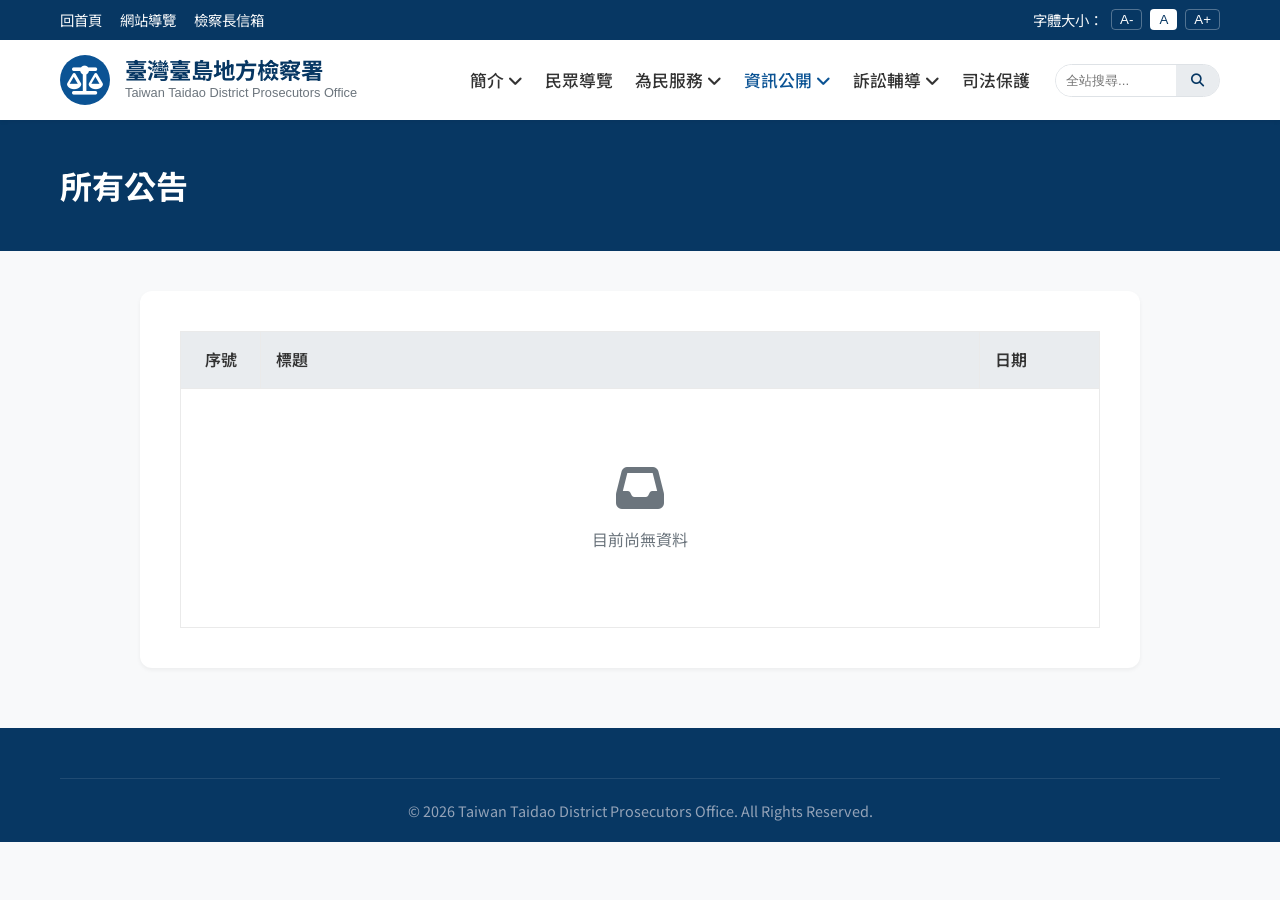
<file: list.html>
<!DOCTYPE html>
<html lang="zh-TW">
<head>
    <meta charset="UTF-8">
    <meta name="viewport" content="width=device-width, initial-scale=1.0">
    <title>資訊列表 - 臺灣臺島地方檢察署</title>
    <link rel="stylesheet" href="styles.css">
    <link href="https://fonts.googleapis.com/css2?family=Noto+Sans+TC:wght@300;400;500;700&display=swap" rel="stylesheet">
    <link rel="stylesheet" href="https://cdnjs.cloudflare.com/ajax/libs/font-awesome/6.4.0/css/all.min.css">
    <style>
        .page-header { background-color: var(--primary-dark); color: white; padding: 40px 0; margin-bottom: 40px; }
        .page-header h1 { font-size: 2rem; }
        .list-container { max-width: 1000px; margin: 0 auto 60px; background: var(--bg-white); border-radius: var(--radius-lg); box-shadow: var(--shadow-sm); padding: 40px; }
        .filter-tabs { display: flex; flex-wrap: wrap; gap: 5px; margin-bottom: 25px; }
        .filter-btn { background-color: #924E19; color: white; border: none; padding: 10px 20px; font-size: 1rem; cursor: pointer; border-radius: 3px; transition: background-color 0.2s; }
        .filter-btn:hover, .filter-btn.active { background-color: #6C3810; }
        .data-table { width: 100%; border-collapse: collapse; }
        .data-table th, .data-table td { border: 1px solid #eaeaea; padding: 15px; text-align: left; }
        .data-table th { background-color: var(--bg-gray); font-weight: 600; color: #333; }
        .data-table a { color: var(--text-main); text-decoration: none; transition: color 0.2s; }
        .data-table a:hover { color: var(--primary-color); }
        .seq-col { width: 80px; text-align: center !important; }
        .empty-notice { text-align: center; padding: 60px 20px; color: var(--text-muted); }
        .empty-notice i { font-size: 3rem; margin-bottom: 15px; display: block; }
    </style>
</head>
<body>
    <header class="main-header">
        <div class="top-bar">
            <div class="container top-bar-inner">
                <div class="top-links">
                    <a href="index.html">回首頁</a>
                    <a href="content.html?page=sitemap">網站導覽</a>
                    <a href="contact.html">檢察長信箱</a>
                </div>
                <div class="font-size-controls">
                    <span>字體大小：</span>
                    <button class="font-btn" data-size="small">A-</button>
                    <button class="font-btn active" data-size="medium">A</button>
                    <button class="font-btn" data-size="large">A+</button>
                </div>
            </div>
        </div>
        <div class="nav-container container">
            <a href="index.html" class="logo">
                <div class="logo-img-placeholder"><i class="fa-solid fa-scale-balanced"></i></div>
                <div class="logo-text">
                    <h1>臺灣臺島地方檢察署</h1>
                    <p>Taiwan Taidao District Prosecutors Office</p>
                </div>
            </a>
            <nav class="main-nav">
                <ul class="nav-menu">
                    <li class="dropdown">
                        <a href="organization.html">簡介 <i class="fa-solid fa-angle-down"></i></a>
                        <ul class="dropdown-menu">
                            <li><a href="content.html?page=business">檢察業務簡介</a></li>
                            <li><a href="content.html?page=chief">檢察長介紹</a></li>
                            <li><a href="content.html?page=history">歷史沿革</a></li>
                            <li><a href="organization.html">機關組織與人員名冊</a></li>
                        </ul>
                    </li>
                    <li><a href="guide.html">民眾導覽</a></li>
                    <li class="dropdown">
                        <a href="content.html?page=service">為民服務 <i class="fa-solid fa-angle-down"></i></a>
                        <ul class="dropdown-menu">
                            <li><a href="content.html?page=service_center">為民服務中心</a></li>
                            <li><a href="content.html?page=online">線上申辦服務</a></li>
                            <li><a href="court_status.html">開庭進度查詢</a></li>
                            <li><a href="content.html?page=survey">問卷調查</a></li>
                        </ul>
                    </li>
                    <li class="dropdown">
                        <a href="list.html?type=info" style="color: var(--primary-color);">資訊公開 <i class="fa-solid fa-angle-down"></i></a>
                        <ul class="dropdown-menu">
                            <li><a href="list.html?type=news">新聞稿及澄清專區</a></li>
                            <li><a href="list.html?type=board">電子公布欄</a></li>
                            <li><a href="list.html?type=notice">公示送達</a></li>
                            <li><a href="list.html?type=auction">查扣物拍賣專區</a></li>
                            <li><a href="info-service.html">資訊服務</a></li>
                        </ul>
                    </li>
                    <li class="dropdown">
                        <a href="content.html?page=counseling">訴訟輔導 <i class="fa-solid fa-angle-down"></i></a>
                        <ul class="dropdown-menu">
                            <li><a href="content.html?page=counseling_detail">訴訟程序介紹及輔導</a></li>
                            <li><a href="list.html?type=downloads">書狀例稿下載</a></li>
                            <li><a href="content.html?page=faq">常見問題</a></li>
                        </ul>
                    </li>
                    <li><a href="protection.html">司法保護</a></li>
                </ul>
                <div class="search-box">
                    <input type="text" id="headerSearch" placeholder="全站搜尋..." aria-label="全站搜尋">
                    <button aria-label="搜尋" onclick="const v=document.getElementById('headerSearch').value;if(v)window.location.href='search.html?q='+encodeURIComponent(v);"><i class="fa-solid fa-search"></i></button>
                </div>
            </nav>
        </div>
    </header>

    <main id="main-content">
        <div class="page-header">
            <div class="container">
                <h1 id="pageTitle">資訊列表</h1>
            </div>
        </div>

        <div class="container">
            <div class="list-container" id="listContent">
                <!-- Populated by JS -->
            </div>
        </div>
    </main>

    <footer class="site-footer">
        <div class="container">
            <div class="footer-bottom">
                <p>&copy; 2026 Taiwan Taidao District Prosecutors Office. All Rights Reserved.</p>
            </div>
        </div>
    </footer>

    <script src="script.js"></script>
    <script>
        document.addEventListener('DOMContentLoaded', () => {
            const params = new URLSearchParams(window.location.search);
            const listType = params.get('type') || 'all';

            const titles = {
                'news':      '新聞稿及澄清專區',
                'board':     '電子公布欄',
                'notice':    '公示送達',
                'auction':   '查扣物拍賣專區',
                'downloads': '書狀例稿下載',
                'all':       '所有公告'
            };

            const pageTitle = titles[listType] || '資訊列表';
            document.getElementById('pageTitle').textContent = pageTitle;
            document.title = pageTitle + ' - 臺灣臺島地方檢察署';

            const container = document.getElementById('listContent');
            let html = '';

            // --- Filter tabs: only for notice ---
            if (listType === 'notice') {
                html += `
                    <div class="filter-tabs">
                        <button class="filter-btn active" onclick="filterRows(this,'all')">全部</button>
                        <button class="filter-btn" onclick="filterRows(this,'書類')">書類</button>
                        <button class="filter-btn" onclick="filterRows(this,'傳票命令')">傳票命令</button>
                        <button class="filter-btn" onclick="filterRows(this,'發還保證金')">發還保證金</button>
                        <button class="filter-btn" onclick="filterRows(this,'扣押物')">扣押物（贓證物）拍賣或發還</button>
                        <button class="filter-btn" onclick="filterRows(this,'其他')">其他</button>
                    </div>
                `;
            }

            html += `
                <table class="data-table">
                    <thead>
                        <tr>
                            <th class="seq-col">序號</th>
                            <th>標題</th>
                            <th style="width:120px;">日期</th>
                        </tr>
                    </thead>
                    <tbody id="tableBody">
            `;

            let seq = 1;

            // --- 公示送達 ---
            if (listType === 'notice') {
                const noticeItems = [
                    { cat: '傳票命令', title: '公示送達本署115年度他字第11505001號傳票乙件', date: '2026-05-09', href: 'summons_11505001.pdf', pdf: true },
                    { cat: '傳票命令', title: '公示送達本署115年度偵字第19837號起訴書乙件', date: '2026-04-28', href: '#', pdf: false },
                ];
                noticeItems.forEach(item => {
                    const icon = item.pdf
                        ? `<i class="fa-solid fa-file-pdf" style="color:#d32f2f;margin-right:5px;"></i>`
                        : `<i class="fa-solid fa-file-lines" style="color:#555;margin-right:5px;"></i>`;
                    html += `
                        <tr data-cat="${item.cat}">
                            <td class="seq-col">${seq++}</td>
                            <td><a href="${item.href}" ${item.pdf ? 'target="_blank"' : ''}>${icon}${item.title}</a></td>
                            <td>${item.date}</td>
                        </tr>
                    `;
                });

            // --- 書狀例稿下載 ---
            } else if (listType === 'downloads') {
                const docList = [
                    { name: '刑事聲請狀',           file: 'docs/刑事聲請狀.doc' },
                    { name: '刑事告訴狀',           file: 'docs/刑事告訴狀.doc' },
                    { name: '聲請變更期日應訊狀',   file: 'docs/聲請變更期日應訊狀.doc' },
                    { name: '被告聲請再議',         file: 'docs/被告聲請再議.doc' },
                    { name: '聲請檢察官提起上訴狀', file: 'docs/聲請檢察官提起上訴狀.doc' },
                    { name: '委任狀',               file: 'docs/委任狀.doc' },
                    { name: '聲請傳喚證人／鑑定人狀', file: 'docs/聲請傳喚證人鑑定人狀.doc' },
                    { name: '和解書',               file: 'docs/和解書.doc' },
                    { name: '聲請撤銷通緝狀',       file: 'docs/聲請撤銷通緝狀.doc' },
                    { name: '刑事答辯狀',           file: 'docs/刑事答辯狀.doc' },
                ];
                docList.forEach(doc => {
                    html += `
                        <tr>
                            <td class="seq-col">${seq++}</td>
                            <td><a href="${doc.file}" download>
                                <i class="fa-solid fa-file-word" style="color:#2b579a;margin-right:5px;"></i>${doc.name}</a></td>
                            <td><span style="font-size:.8rem;background:#f0fdf4;color:#166534;padding:2px 8px;border-radius:20px;">例稿下載</span></td>
                        </tr>
                    `;
                });

            // --- 查扣物拍賣 ---
            } else if (listType === 'auction') {
                for (let i = 1; i <= 5; i++) {
                    html += `
                        <tr>
                            <td class="seq-col">${seq++}</td>
                            <td><a href="content.html?page=detail">115年度第 ${i} 次查扣物（汽機車、黃金）變價拍賣公告</a></td>
                            <td>2026-0${i}-10</td>
                        </tr>
                    `;
                }

            // --- 空頁面 (news / board / all 等) ---
            } else {
                html += `
                    <tr><td colspan="3">
                        <div class="empty-notice">
                            <i class="fa-solid fa-inbox"></i>
                            目前尚無資料
                        </div>
                    </td></tr>
                `;
            }

            html += `</tbody></table>`;
            container.innerHTML = html;
        });

        function filterRows(btn, cat) {
            document.querySelectorAll('.filter-btn').forEach(b => b.classList.remove('active'));
            btn.classList.add('active');
            document.querySelectorAll('#tableBody tr').forEach(row => {
                row.style.display = (cat === 'all' || row.dataset.cat === cat) ? '' : 'none';
            });
        }
    </script>
</body>
</html>
</file>
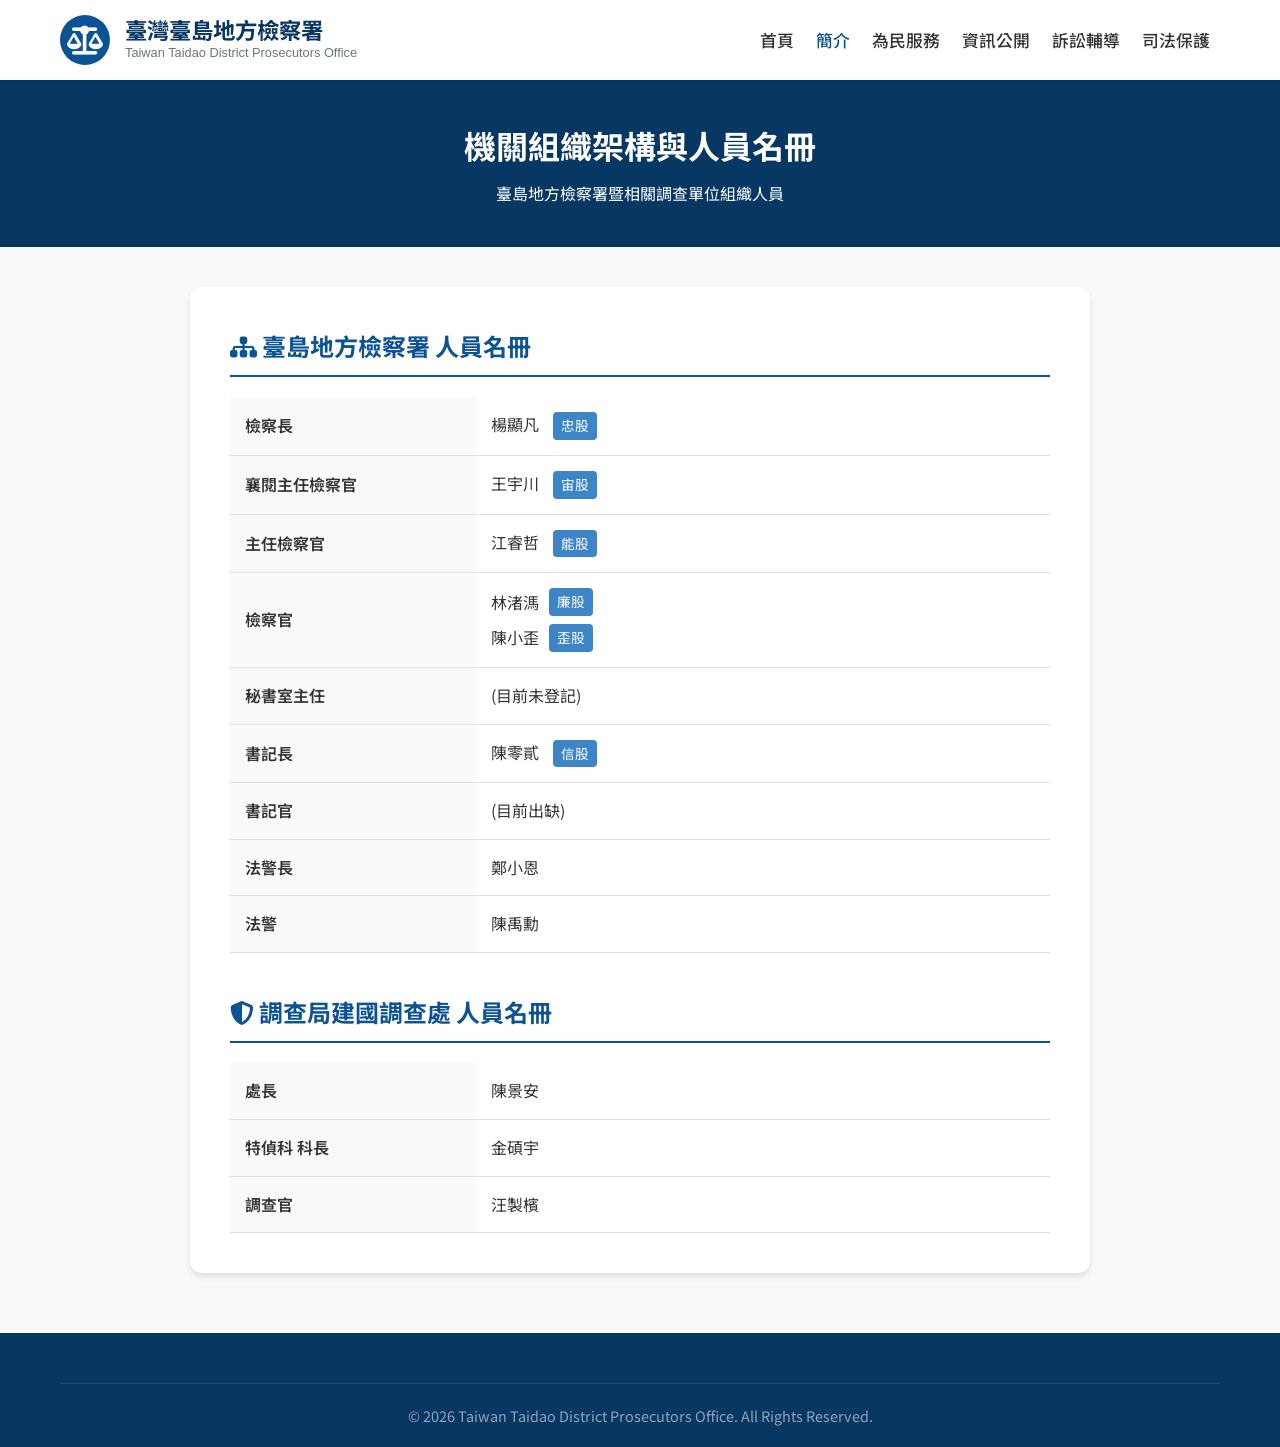
<file: organization.html>
<!DOCTYPE html>
<html lang="zh-TW">
<head>
    <meta charset="UTF-8">
    <meta name="viewport" content="width=device-width, initial-scale=1.0">
    <title>機關組織架構與人員名冊 - 臺灣臺島地方檢察署</title>
    <link rel="stylesheet" href="styles.css">
    <link href="https://fonts.googleapis.com/css2?family=Noto+Sans+TC:wght@300;400;500;700&display=swap" rel="stylesheet">
    <link rel="stylesheet" href="https://cdnjs.cloudflare.com/ajax/libs/font-awesome/6.4.0/css/all.min.css">
    <style>
        .page-header {
            background-color: var(--primary-dark);
            color: white;
            padding: 40px 0;
            text-align: center;
            margin-bottom: 40px;
        }
        .page-header h1 {
            font-size: 2rem;
            margin-bottom: 10px;
        }
        .content-container {
            max-width: 900px;
            margin: 0 auto 60px;
            background: var(--bg-white);
            border-radius: var(--radius-lg);
            box-shadow: var(--shadow-md);
            padding: 40px;
        }
        .org-section {
            margin-bottom: 40px;
        }
        .org-section:last-child {
            margin-bottom: 0;
        }
        .org-title {
            color: var(--primary-color);
            border-bottom: 2px solid var(--primary-color);
            padding-bottom: 10px;
            margin-bottom: 20px;
            font-size: 1.5rem;
        }
        .roster-table {
            width: 100%;
            border-collapse: collapse;
        }
        .roster-table th, .roster-table td {
            padding: 15px;
            text-align: left;
            border-bottom: 1px solid var(--border-color);
        }
        .roster-table th {
            background-color: var(--bg-light);
            font-weight: 600;
            color: var(--text-dark);
            width: 30%;
        }
        .roster-table tr:hover td {
            background-color: #f9fbff;
        }
        .badge {
            display: inline-block;
            background-color: var(--primary-light);
            color: white;
            padding: 3px 8px;
            border-radius: 4px;
            font-size: 0.85rem;
            margin-left: 10px;
        }
        .person-item {
            display: flex;
            align-items: center;
            margin-bottom: 8px;
        }
        .person-item:last-child {
            margin-bottom: 0;
        }
    </style>
</head>
<body>
    <header class="main-header">
        <div class="nav-container container">
            <a href="index.html" class="logo">
                <div class="logo-img-placeholder">
                    <i class="fa-solid fa-scale-balanced"></i>
                </div>
                <div class="logo-text">
                    <h1>臺灣臺島地方檢察署</h1>
                    <p>Taiwan Taidao District Prosecutors Office</p>
                </div>
            </a>
            <nav class="main-nav">
                <ul class="nav-menu">
                    <li><a href="index.html">首頁</a></li>
                    <li><a href="organization.html" style="color: var(--primary-color);">簡介</a></li>
                    <li><a href="#">為民服務</a></li>
                    <li><a href="#">資訊公開</a></li>
                    <li><a href="#">訴訟輔導</a></li>
                    <li><a href="#">司法保護</a></li>
                </ul>
            </nav>
        </div>
    </header>

    <main id="main-content">
        <div class="page-header">
            <div class="container">
                <h1>機關組織架構與人員名冊</h1>
                <p>臺島地方檢察署暨相關調查單位組織人員</p>
            </div>
        </div>

        <div class="container">
            <div class="content-container">
                
                <div class="org-section">
                    <h2 class="org-title"><i class="fa-solid fa-sitemap"></i> 臺島地方檢察署 人員名冊</h2>
                    <table class="roster-table">
                        <tbody>
                            <tr>
                                <th>檢察長</th>
                                <td>楊顯凡 <span class="badge">忠股</span></td>
                            </tr>
                            <tr>
                                <th>襄閱主任檢察官</th>
                                <td>王宇川 <span class="badge">宙股</span></td>
                            </tr>
                            <tr>
                                <th>主任檢察官</th>
                                <td>江睿哲 <span class="badge">能股</span></td>
                            </tr>
                            <tr>
                                <th>檢察官</th>
                                <td>
                                    <div class="person-item">林渚溤 <span class="badge">廉股</span></div>
                                    <div class="person-item">陳小歪 <span class="badge">歪股</span></div>
                                </td>
                            </tr>
                            <tr>
                                <th>秘書室主任</th>
                                <td>(目前未登記)</td>
                            </tr>
                            <tr>
                                <th>書記長</th>
                                <td>陳零貳 <span class="badge">信股</span></td>
                            </tr>
                            <tr>
                                <th>書記官</th>
                                <td>(目前出缺)</td>
                            </tr>
                            <tr>
                                <th>法警長</th>
                                <td>鄭小恩</td>
                            </tr>
                            <tr>
                                <th>法警</th>
                                <td>陳禹勳</td>
                            </tr>
                        </tbody>
                    </table>
                </div>

                <div class="org-section">
                    <h2 class="org-title"><i class="fa-solid fa-shield-halved"></i> 調查局建國調查處 人員名冊</h2>
                    <table class="roster-table">
                        <tbody>
                            <tr>
                                <th>處長</th>
                                <td>陳景安</td>
                            </tr>
                            <tr>
                                <th>特偵科 科長</th>
                                <td>金碩宇</td>
                            </tr>
                            <tr>
                                <th>調查官</th>
                                <td>汪製檳</td>
                            </tr>
                        </tbody>
                    </table>
                </div>

            </div>
        </div>
    </main>

    <footer class="site-footer">
        <div class="container">
            <div class="footer-bottom">
                <p>&copy; 2026 Taiwan Taidao District Prosecutors Office. All Rights Reserved.</p>
            </div>
        </div>
    </footer>

    <script src="script.js"></script>
</body>
</html>
</file>
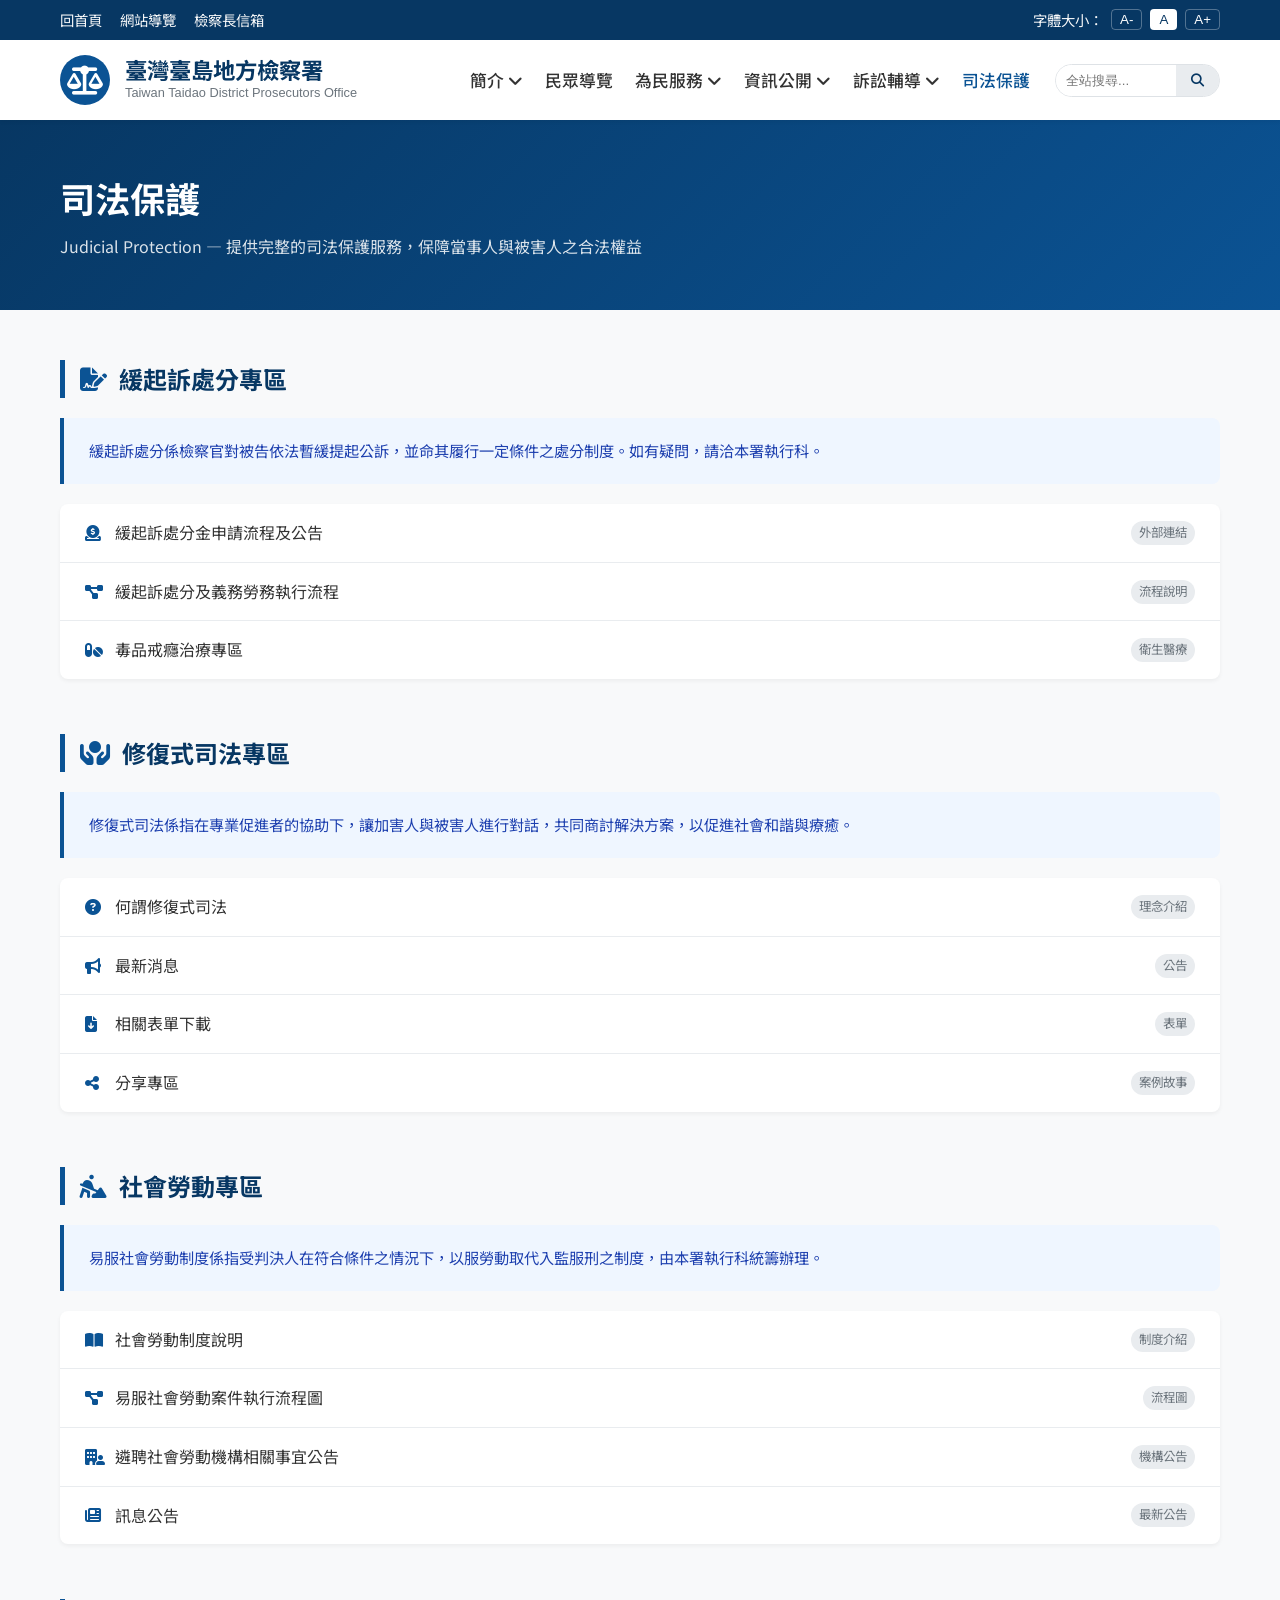
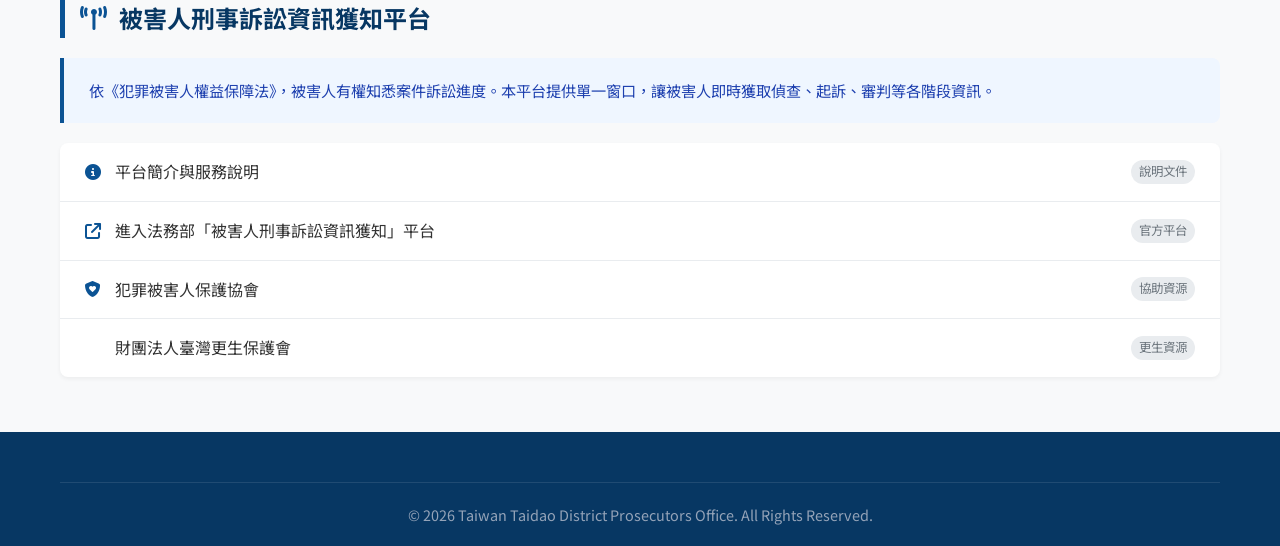
<file: protection-content.html>
<!DOCTYPE html>
<html lang="zh-TW">
<head>
    <meta charset="UTF-8">
    <meta name="viewport" content="width=device-width, initial-scale=1.0">
    <title>司法保護 - 臺灣臺島地方檢察署</title>
    <link rel="stylesheet" href="styles.css">
    <link href="https://fonts.googleapis.com/css2?family=Noto+Sans+TC:wght@300;400;500;700&display=swap" rel="stylesheet">
    <link rel="stylesheet" href="https://cdnjs.cloudflare.com/ajax/libs/font-awesome/6.4.0/css/all.min.css">
    <style>
        .page-header{background:linear-gradient(135deg,var(--primary-dark),var(--primary-color));color:#fff;padding:45px 0;margin-bottom:40px}
        .page-header h1{font-size:2rem}
        .page-header .breadcrumb{font-size:.9rem;opacity:.75;margin-bottom:8px}
        .page-header .breadcrumb a{color:rgba(255,255,255,.85);text-decoration:none}
        .content-body{max-width:860px;margin:0 auto 60px;background:#fff;border-radius:var(--radius-lg);box-shadow:var(--shadow-sm);padding:40px}
        .content-body h2{font-size:1.5rem;color:var(--primary-dark);border-left:5px solid var(--primary-color);padding-left:14px;margin:30px 0 15px}
        .content-body h2:first-child{margin-top:0}
        .content-body p{line-height:1.85;color:#444;margin-bottom:14px}
        .content-body ul{padding-left:22px;margin-bottom:16px}
        .content-body li{line-height:1.8;margin-bottom:6px;color:#444}
        .info-box{background:#eff6ff;border-left:4px solid var(--primary-color);padding:18px 22px;border-radius:0 8px 8px 0;margin:20px 0}
        .info-box p{color:#1e40af;margin:0}
        .step-list{counter-reset:step;list-style:none;padding:0}
        .step-list li{display:flex;gap:16px;margin-bottom:20px;align-items:flex-start}
        .step-list li::before{counter-increment:step;content:counter(step);background:var(--primary-color);color:#fff;border-radius:50%;min-width:32px;height:32px;display:flex;align-items:center;justify-content:center;font-weight:700;flex-shrink:0}
        .step-content strong{display:block;font-size:1rem;color:var(--primary-dark);margin-bottom:4px}
        .step-content span{font-size:.9rem;color:#666}
        .flow-diagram{display:flex;flex-direction:column;align-items:center;gap:0;margin:25px 0}
        .flow-box{background:var(--bg-light);border:2px solid var(--primary-color);border-radius:8px;padding:14px 30px;text-align:center;font-weight:600;color:var(--primary-dark);min-width:260px}
        .flow-arrow{color:var(--primary-color);font-size:1.5rem;margin:4px 0}
        .flow-note{font-size:.82rem;color:#888;text-align:center;margin-top:4px}
        .btn-back{display:inline-flex;align-items:center;gap:8px;color:var(--primary-color);text-decoration:none;font-weight:500;margin-bottom:25px;transition:gap .2s}
        .btn-back:hover{gap:12px}
        .tag-list{display:flex;flex-wrap:wrap;gap:10px;margin:15px 0}
        .tag{padding:6px 15px;border-radius:20px;font-size:.9rem;font-weight:500}
        .tag-blue{background:#dbeafe;color:#1d4ed8}
        .tag-green{background:#dcfce7;color:#166534}
        .tag-orange{background:#ffedd5;color:#c2410c}
    </style>
</head>
<body>
<header class="main-header">
    <div class="top-bar">
        <div class="container top-bar-inner">
            <div class="top-links">
                <a href="index.html">回首頁</a>
                <a href="contact.html">檢察長信箱</a>
            </div>
            <div class="font-size-controls">
                <span>字體大小：</span>
                <button class="font-btn" data-size="small">A-</button>
                <button class="font-btn active" data-size="medium">A</button>
                <button class="font-btn" data-size="large">A+</button>
            </div>
        </div>
    </div>
    <div class="nav-container container">
        <a href="index.html" class="logo">
            <div class="logo-img-placeholder"><i class="fa-solid fa-scale-balanced"></i></div>
            <div class="logo-text">
                <h1>臺灣臺島地方檢察署</h1>
                <p>Taiwan Taidao District Prosecutors Office</p>
            </div>
        </a>
        <nav class="main-nav">
            <ul class="nav-menu">
                <li class="dropdown">
                    <a href="organization.html">簡介 <i class="fa-solid fa-angle-down"></i></a>
                    <ul class="dropdown-menu">
                        <li><a href="content.html?page=business">檢察業務簡介</a></li>
                        <li><a href="content.html?page=chief">檢察長介紹</a></li>
                        <li><a href="organization.html">機關組織與人員名冊</a></li>
                    </ul>
                </li>
                <li><a href="guide.html">民眾導覽</a></li>
                <li class="dropdown">
                    <a href="content.html?page=service">為民服務 <i class="fa-solid fa-angle-down"></i></a>
                    <ul class="dropdown-menu">
                        <li><a href="content.html?page=service_center">為民服務中心</a></li>
                        <li><a href="court_status.html">開庭進度查詢</a></li>
                    </ul>
                </li>
                <li class="dropdown">
                    <a href="list.html?type=info">資訊公開 <i class="fa-solid fa-angle-down"></i></a>
                    <ul class="dropdown-menu">
                        <li><a href="list.html?type=notice">公示送達</a></li>
                        <li><a href="list.html?type=auction">查扣物拍賣專區</a></li>
                        <li><a href="info-service.html">資訊服務</a></li>
                    </ul>
                </li>
                <li class="dropdown">
                    <a href="content.html?page=counseling">訴訟輔導 <i class="fa-solid fa-angle-down"></i></a>
                    <ul class="dropdown-menu">
                        <li><a href="list.html?type=downloads">書狀例稿下載</a></li>
                        <li><a href="content.html?page=faq">常見問題</a></li>
                    </ul>
                </li>
                <li><a href="protection.html" style="color:var(--primary-color);">司法保護</a></li>
            </ul>
            <div class="search-box">
                <input type="text" id="headerSearch" placeholder="全站搜尋..." aria-label="全站搜尋">
                <button aria-label="搜尋" onclick="const v=document.getElementById('headerSearch').value;if(v)window.location.href='search.html?q='+encodeURIComponent(v);"><i class="fa-solid fa-search"></i></button>
            </div>
        </nav>
    </div>
</header>

<main id="main-content">
    <div class="page-header">
        <div class="container">
            <div class="breadcrumb">
                <a href="index.html">首頁</a> › <a href="protection.html">司法保護</a> › <span id="bcTitle"></span>
            </div>
            <h1 id="pageTitle">載入中...</h1>
        </div>
    </div>
    <div class="container">
        <a href="protection.html" class="btn-back"><i class="fa-solid fa-angle-left"></i> 返回司法保護</a>
        <div class="content-body" id="mainContent"></div>
    </div>
</main>

<footer class="site-footer">
    <div class="container">
        <div class="footer-bottom">
            <p>&copy; 2026 Taiwan Taidao District Prosecutors Office. All Rights Reserved.</p>
        </div>
    </div>
</footer>
<script src="script.js"></script>
<script>
const pages = {
    deferred_flow: {
        title: '緩起訴處分及義務勞務執行流程',
        html: `
            <h2>緩起訴處分義務勞務流程說明</h2>
            <div class="info-box"><p>緩起訴處分係檢察官考量犯罪情節輕微，依法暫緩提起公訴，並命被告於一定期間內履行義務勞務等條件。</p></div>
            <h2>義務勞務執行流程</h2>
            <ol class="step-list">
                <li><div class="step-content"><strong>接獲緩起訴處分</strong><span>由本署執行科寄發緩起訴書，告知執行條件與期間。</span></div></li>
                <li><div class="step-content"><strong>選定勞動機構</strong><span>配合本署提供之合法機構清單，選擇服務單位並填具申請書。</span></div></li>
                <li><div class="step-content"><strong>報到執行</strong><span>依指定日期至選定機構報到，開始履行義務勞務。執行時數由機構登記。</span></div></li>
                <li><div class="step-content"><strong>定期回報</strong><span>機構每月將執行紀錄回報本署執行科，由本署追蹤執行進度。</span></div></li>
                <li><div class="step-content"><strong>執行完畢</strong><span>完成全部時數後，本署核發「緩起訴處分執行完畢證明書」。</span></div></li>
            </ol>
            <h2>注意事項</h2>
            <ul>
                <li>義務勞務應於緩起訴期間內完成，逾期將可能導致撤銷緩起訴。</li>
                <li>執行期間如有特殊情形，請主動聯繫本署執行科說明。</li>
                <li>義務勞務執行時數依各案處分書所載為準。</li>
            </ul>`
    },
    drug_treatment: {
        title: '毒品戒癮治療專區',
        html: `
            <h2>毒品戒癮治療制度說明</h2>
            <div class="info-box"><p>依毒品危害防制條例，經緩起訴之施用毒品被告，得命其接受戒癮治療，以醫療手段協助回歸正常生活。</p></div>
            <h2>適用對象</h2>
            <ul>
                <li>施用第一級或第二級毒品，經檢察官為緩起訴處分者。</li>
                <li>同意接受戒癮治療，並於處分書所示期間內完成治療療程。</li>
            </ul>
            <h2>治療流程</h2>
            <ol class="step-list">
                <li><div class="step-content"><strong>評估與轉介</strong><span>由本署執行科轉介至合作醫療機構，進行初步藥物濫用評估。</span></div></li>
                <li><div class="step-content"><strong>擬定治療計畫</strong><span>醫師依評估結果擬定個人化治療計畫，包含藥物替代療法或心理諮商。</span></div></li>
                <li><div class="step-content"><strong>定期回診</strong><span>依療程規律回診，並配合尿液篩檢，醫療機構定期向本署回報。</span></div></li>
                <li><div class="step-content"><strong>治療完成</strong><span>療程完成後，醫療機構開具完成證明，由本署執行科存查並結案。</span></div></li>
            </ol>
            <h2>相關資源</h2>
            <div class="tag-list">
                <span class="tag tag-blue">衛生福利部毒品防制署</span>
                <span class="tag tag-green">各縣市毒品危害防制中心</span>
                <span class="tag tag-orange">安心專線 1925</span>
            </div>
            <p>如需查詢合作醫療機構名單，請洽本署執行科，電話請參閱<a href="organization.html" style="color:var(--primary-color);">機關組織</a>頁面。</p>`
    },
    restorative_intro: {
        title: '何謂修復式司法',
        html: `
            <h2>修復式司法的理念</h2>
            <p>修復式司法（Restorative Justice）是一種以「人」為中心的衝突解決方式。它強調讓受犯罪行為影響的人——特別是被害人、加害人及社區——共同參與，討論犯罪所帶來的傷害，並尋求修復之道。</p>
            <div class="info-box"><p>修復式司法並非取代傳統司法，而是作為補充機制，讓司法程序更具人性溫度。</p></div>
            <h2>核心精神</h2>
            <ul>
                <li><strong>修復傷害：</strong>聚焦於犯罪造成的傷害，而非單純的懲罰。</li>
                <li><strong>責任承擔：</strong>鼓勵加害人直面自己行為的後果，主動承擔責任。</li>
                <li><strong>被害人賦權：</strong>讓被害人有機會表達感受、提出需求，並參與解決過程。</li>
                <li><strong>社區參與：</strong>透過社區支持，協助雙方重建關係與信任。</li>
            </ul>
            <h2>適用案件類型</h2>
            <div class="tag-list">
                <span class="tag tag-blue">財產犯罪</span>
                <span class="tag tag-green">傷害案件</span>
                <span class="tag tag-orange">家庭暴力（經評估適合者）</span>
                <span class="tag tag-blue">鄰里糾紛</span>
                <span class="tag tag-green">少年事件</span>
            </div>
            <h2>修復會談程序</h2>
            <ol class="step-list">
                <li><div class="step-content"><strong>案件轉介</strong><span>由檢察官或法官評估案件適合性後，轉介至本署修復式司法促進者。</span></div></li>
                <li><div class="step-content"><strong>分別會談</strong><span>促進者分別與被害人及加害人進行前置準備會談，確認雙方意願。</span></div></li>
                <li><div class="step-content"><strong>修復會議</strong><span>雙方在促進者主持下面對面對話，共同討論傷害與修復方案。</span></div></li>
                <li><div class="step-content"><strong>達成協議</strong><span>訂立修復協議書，明確記載雙方同意之修復事項。</span></div></li>
                <li><div class="step-content"><strong>追蹤落實</strong><span>促進者定期追蹤協議履行情況，確保修復成效。</span></div></li>
            </ol>`
    },
    community_labor: {
        title: '社會勞動制度說明',
        html: `
            <h2>制度背景</h2>
            <p>易服社會勞動制度係依刑法第41條及第42條之1規定，受六個月以下有期徒刑或拘役宣告者，在符合條件下，得以「一日換兩小時」的方式，至指定機構服社會勞動，替代入監服刑。</p>
            <div class="info-box"><p>社會勞動制度旨在維繫受刑人之社會連結，避免短期自由刑的標籤化效應，同時貢獻社會公益。</p></div>
            <h2>申請資格</h2>
            <ul>
                <li>宣告六個月以下有期徒刑或拘役。</li>
                <li>非因故意犯罪受本刑逾六個月有期徒刑宣告者。</li>
                <li>經審查無礙社會秩序，且確有社會勞動之能力者。</li>
            </ul>
            <h2>折算標準</h2>
            <ul>
                <li>有期徒刑或拘役：<strong>每日以勞動二小時折算</strong>。</li>
                <li>易服社會勞動之履行期間，不得逾一年六個月。</li>
            </ul>
            <h2>申請程序</h2>
            <ol class="step-list">
                <li><div class="step-content"><strong>提出申請</strong><span>向本署執行科提出「聲請易服社會勞動聲請狀」，並檢附相關文件。</span></div></li>
                <li><div class="step-content"><strong>資格審查</strong><span>本署審查是否符合資格條件，並評估適合之勞動機構。</span></div></li>
                <li><div class="step-content"><strong>指定機構</strong><span>核准後，指定服務機構及開始日期，並通知申請人報到。</span></div></li>
                <li><div class="step-content"><strong>執行勞動</strong><span>至指定機構報到執行，機構主管負責考核出缺勤與工作紀錄。</span></div></li>
                <li><div class="step-content"><strong>執行完畢</strong><span>完成全部時數，本署核發執行完畢證明書。</span></div></li>
            </ol>`
    },
    community_flow: {
        title: '易服社會勞動案件執行流程圖',
        html: `
            <h2>執行流程圖</h2>
            <div class="flow-diagram">
                <div class="flow-box">提出易服社會勞動聲請</div>
                <div class="flow-arrow"><i class="fa-solid fa-arrow-down"></i></div>
                <div class="flow-box">本署執行科受理審查</div>
                <div class="flow-arrow"><i class="fa-solid fa-arrow-down"></i></div>
                <div class="flow-box">核准 → 指定勞動機構與時間</div>
                <div class="flow-note">不符資格 → 通知駁回，須入監執行</div>
                <div class="flow-arrow"><i class="fa-solid fa-arrow-down"></i></div>
                <div class="flow-box">至機構報到，開始執行勞動</div>
                <div class="flow-arrow"><i class="fa-solid fa-arrow-down"></i></div>
                <div class="flow-box">機構每月回報執行紀錄</div>
                <div class="flow-arrow"><i class="fa-solid fa-arrow-down"></i></div>
                <div class="flow-box">本署執行科追蹤進度</div>
                <div class="flow-note">如中途違規或無故缺勤 → 廢止易服，命入監執行</div>
                <div class="flow-arrow"><i class="fa-solid fa-arrow-down"></i></div>
                <div class="flow-box" style="border-color:var(--tag-green);color:var(--tag-green)">執行完畢 → 核發完畢證明</div>
            </div>
            <h2>重要注意事項</h2>
            <ul>
                <li>請務必依指定日期與時段報到，無故缺勤三次以上將廢止易服資格。</li>
                <li>執行期間如有特殊情形（如生病、工作衝突），請提前向本署執行科申請。</li>
                <li>勞動時數以機構實際記錄為準，私下抵銷無效。</li>
                <li>請攜帶本署核發之報到單至機構報到，並請機構主管確認簽署。</li>
            </ul>`
    },
    victim_platform: {
        title: '被害人刑事訴訟資訊獲知平台簡介',
        html: `
            <h2>平台建置目的</h2>
            <p>依《犯罪被害人權益保障法》及司法院、法務部共同推動，「被害人刑事訴訟資訊獲知平台」提供犯罪被害人或其家屬，透過單一窗口即時查詢案件在偵查、起訴、審判各階段之進度資訊。</p>
            <div class="info-box"><p>本平台由法務部統一建置營運，臺灣各地方檢察署均已完成串接，被害人可直接於平台上線申請帳號使用。</p></div>
            <h2>平台提供之服務</h2>
            <ul>
                <li>案件偵查進度查詢（含偵結結果通知）。</li>
                <li>起訴後法院審判期日通知。</li>
                <li>判決結果及確定情形通知。</li>
                <li>執行情形之必要資訊。</li>
            </ul>
            <h2>申請資格</h2>
            <ul>
                <li>犯罪案件之直接被害人。</li>
                <li>被害人死亡時，其配偶、子女、父母或兄弟姊妹。</li>
                <li>告訴人（需為具告訴資格者）。</li>
            </ul>
            <h2>如何使用</h2>
            <ol class="step-list">
                <li><div class="step-content"><strong>前往平台官網</strong><span>請點選下方連結前往法務部「被害人刑事訴訟資訊獲知平台」。</span></div></li>
                <li><div class="step-content"><strong>線上申請帳號</strong><span>備妥身份證件，完成身份驗證後申請帳號。</span></div></li>
                <li><div class="step-content"><strong>填寫案件資訊</strong><span>輸入案件字號或相關資訊，系統即自動比對並串接相關案件。</span></div></li>
                <li><div class="step-content"><strong>接收通知</strong><span>後續案件有進度更新時，平台將主動以電子郵件或簡訊通知。</span></div></li>
            </ol>
            <p style="margin-top:25px;">
                <a href="https://naps.moj.gov.tw/" target="_blank" style="display:inline-flex;align-items:center;gap:8px;background:var(--primary-color);color:white;padding:12px 25px;border-radius:30px;text-decoration:none;font-weight:600;">
                    <i class="fa-solid fa-arrow-up-right-from-square"></i> 前往法務部資訊獲知平台
                </a>
            </p>`
    }
};

document.addEventListener('DOMContentLoaded', () => {
    const p = new URLSearchParams(location.search).get('page') || '';
    const data = pages[p];
    if (!data) { location.href = 'protection.html'; return; }
    document.title = data.title + ' - 臺灣臺島地方檢察署';
    document.getElementById('pageTitle').textContent = data.title;
    document.getElementById('bcTitle').textContent = data.title;
    document.getElementById('mainContent').innerHTML = data.html;
});
</script>
</body>
</html>
</file>
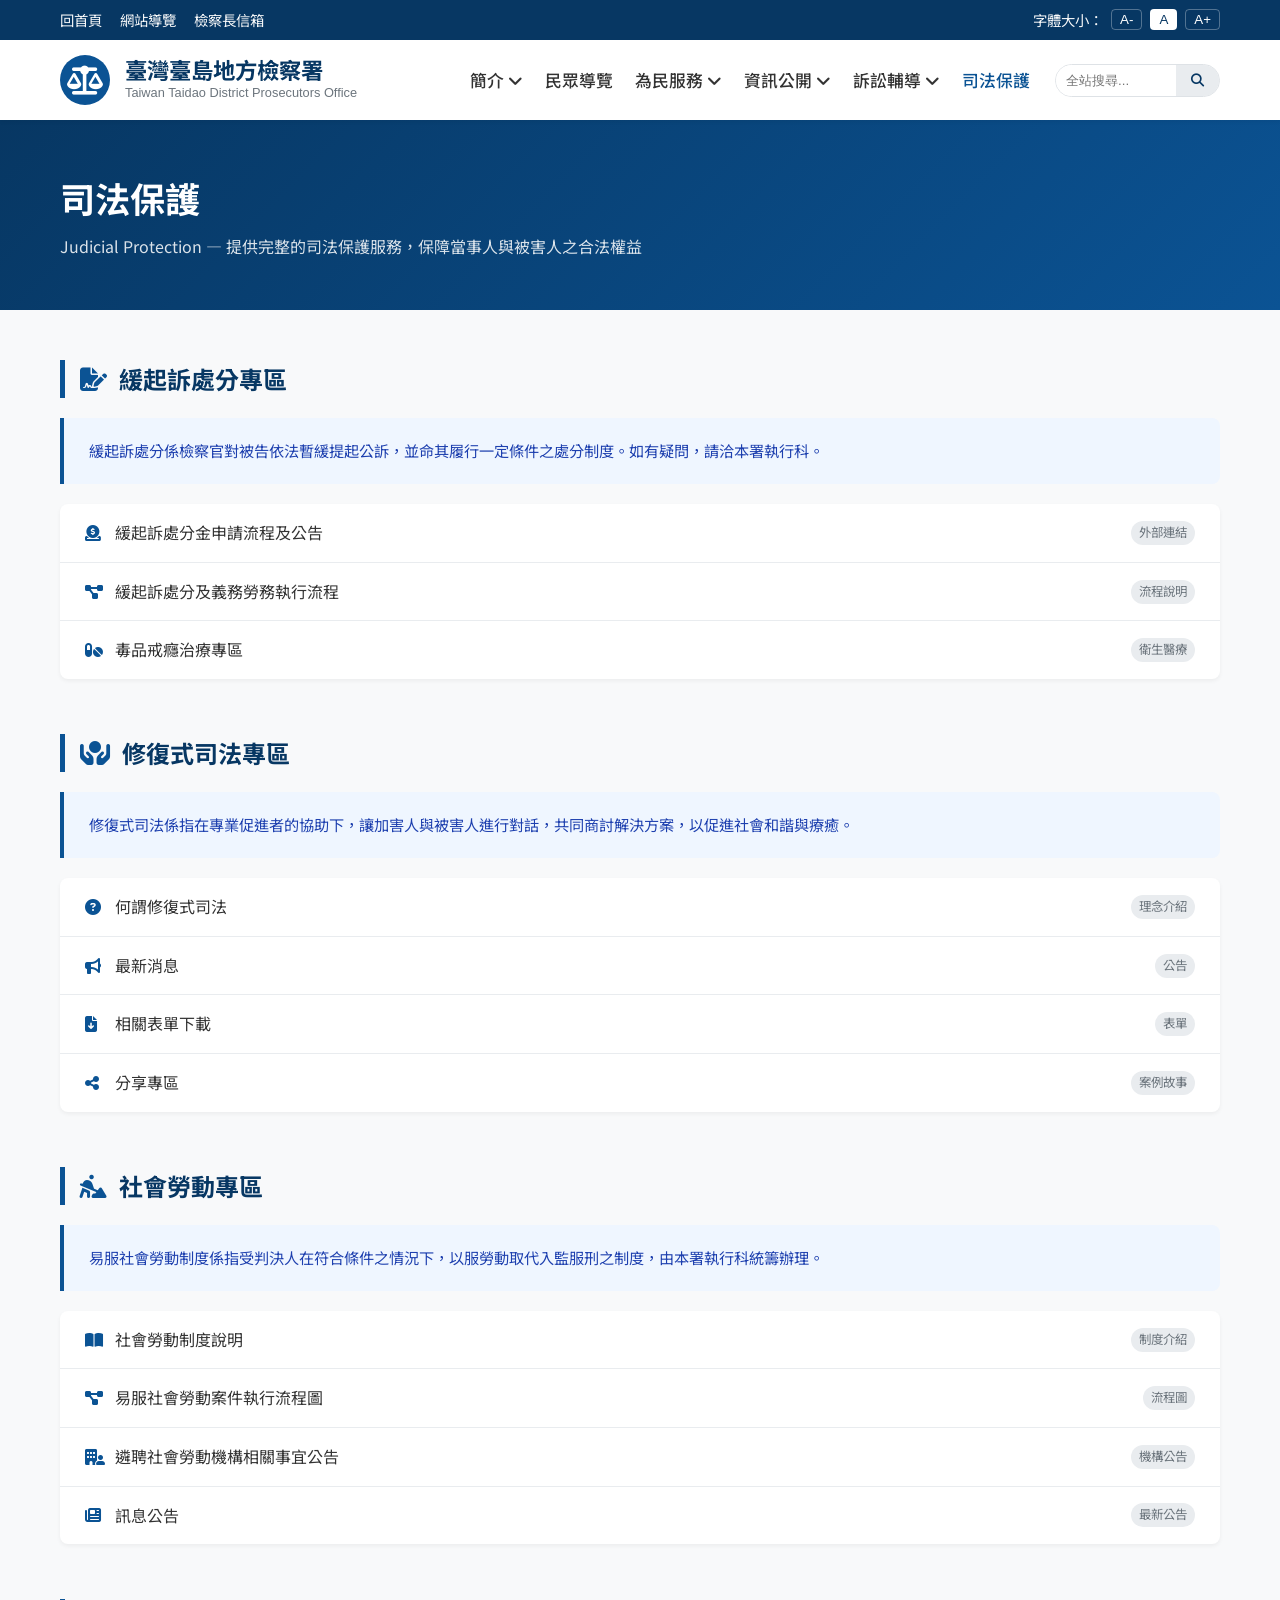
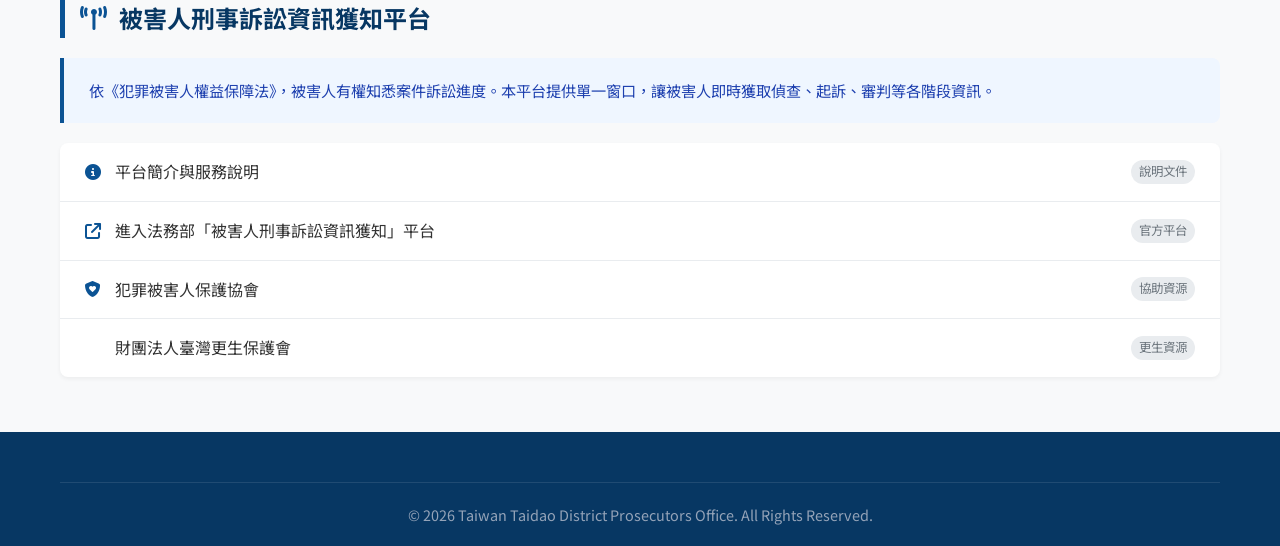
<file: protection.html>
<!DOCTYPE html>
<html lang="zh-TW">
<head>
    <meta charset="UTF-8">
    <meta name="viewport" content="width=device-width, initial-scale=1.0">
    <title>司法保護 - 臺灣臺島地方檢察署</title>
    <link rel="stylesheet" href="styles.css">
    <link href="https://fonts.googleapis.com/css2?family=Noto+Sans+TC:wght@300;400;500;700&display=swap" rel="stylesheet">
    <link rel="stylesheet" href="https://cdnjs.cloudflare.com/ajax/libs/font-awesome/6.4.0/css/all.min.css">
    <style>
        .page-header { background: linear-gradient(135deg,var(--primary-dark) 0%,var(--primary-color) 100%); color:white; padding:50px 0; margin-bottom:50px; }
        .page-header h1 { font-size:2.2rem; }
        .section-block { margin-bottom:55px; }
        .section-title { display:flex; align-items:center; gap:12px; font-size:1.5rem; font-weight:700; color:var(--primary-dark); border-left:5px solid var(--primary-color); padding-left:15px; margin-bottom:20px; }
        .section-title i { color:var(--primary-color); }
        .section-desc { color:var(--text-muted); margin-bottom:20px; line-height:1.7; padding-left:20px; }
        .sub-list { background:white; border-radius:var(--radius-md); box-shadow:var(--shadow-sm); overflow:hidden; }
        .sub-item { display:flex; align-items:center; padding:16px 25px; border-bottom:1px solid var(--bg-gray); text-decoration:none; color:var(--text-main); gap:12px; transition:background 0.2s, padding-left 0.2s; }
        .sub-item:last-child { border-bottom:none; }
        .sub-item:hover { background:var(--bg-light); padding-left:32px; color:var(--primary-color); }
        .sub-item i { color:var(--primary-color); width:18px; flex-shrink:0; }
        .sub-item .item-label { flex:1; font-size:1rem; }
        .sub-item .item-tag { font-size:0.78rem; padding:2px 8px; border-radius:20px; background:var(--bg-gray); color:var(--text-muted); white-space:nowrap; }
        .info-box { background:#eff6ff; border-left:4px solid var(--primary-color); padding:20px 25px; border-radius:0 var(--radius-md) var(--radius-md) 0; margin-bottom:20px; }
        .info-box p { color:#1e40af; font-size:0.95rem; line-height:1.7; }
        .btn-external { display:inline-flex; align-items:center; gap:8px; background:var(--primary-color); color:white; padding:12px 25px; border-radius:30px; text-decoration:none; font-weight:600; transition:background 0.2s, transform 0.2s; margin-top:15px; }
        .btn-external:hover { background:var(--primary-dark); transform:translateY(-2px); }
    </style>
</head>
<body>
<header class="main-header">
    <div class="top-bar">
        <div class="container top-bar-inner">
            <div class="top-links">
                <a href="index.html">回首頁</a>
                <a href="content.html?page=sitemap">網站導覽</a>
                <a href="contact.html">檢察長信箱</a>
            </div>
            <div class="font-size-controls">
                <span>字體大小：</span>
                <button class="font-btn" data-size="small">A-</button>
                <button class="font-btn active" data-size="medium">A</button>
                <button class="font-btn" data-size="large">A+</button>
            </div>
        </div>
    </div>
    <div class="nav-container container">
        <a href="index.html" class="logo">
            <div class="logo-img-placeholder"><i class="fa-solid fa-scale-balanced"></i></div>
            <div class="logo-text">
                <h1>臺灣臺島地方檢察署</h1>
                <p>Taiwan Taidao District Prosecutors Office</p>
            </div>
        </a>
        <nav class="main-nav">
            <ul class="nav-menu">
                <li class="dropdown">
                    <a href="organization.html">簡介 <i class="fa-solid fa-angle-down"></i></a>
                    <ul class="dropdown-menu">
                        <li><a href="content.html?page=business">檢察業務簡介</a></li>
                        <li><a href="content.html?page=chief">檢察長介紹</a></li>
                        <li><a href="content.html?page=history">歷史沿革</a></li>
                        <li><a href="organization.html">機關組織與人員名冊</a></li>
                    </ul>
                </li>
                <li><a href="guide.html">民眾導覽</a></li>
                <li class="dropdown">
                    <a href="content.html?page=service">為民服務 <i class="fa-solid fa-angle-down"></i></a>
                    <ul class="dropdown-menu">
                        <li><a href="content.html?page=service_center">為民服務中心</a></li>
                        <li><a href="content.html?page=online">線上申辦服務</a></li>
                        <li><a href="court_status.html">開庭進度查詢</a></li>
                        <li><a href="content.html?page=survey">問卷調查</a></li>
                    </ul>
                </li>
                <li class="dropdown">
                    <a href="list.html?type=info">資訊公開 <i class="fa-solid fa-angle-down"></i></a>
                    <ul class="dropdown-menu">
                        <li><a href="list.html?type=news">新聞稿及澄清專區</a></li>
                        <li><a href="list.html?type=board">電子公布欄</a></li>
                        <li><a href="list.html?type=notice">公示送達</a></li>
                        <li><a href="list.html?type=auction">查扣物拍賣專區</a></li>
                        <li><a href="info-service.html">資訊服務</a></li>
                    </ul>
                </li>
                <li class="dropdown">
                    <a href="content.html?page=counseling">訴訟輔導 <i class="fa-solid fa-angle-down"></i></a>
                    <ul class="dropdown-menu">
                        <li><a href="content.html?page=counseling_detail">訴訟程序介紹及輔導</a></li>
                        <li><a href="list.html?type=downloads">書狀例稿下載</a></li>
                        <li><a href="content.html?page=faq">常見問題</a></li>
                    </ul>
                </li>
                <li><a href="protection.html" style="color:var(--primary-color);">司法保護</a></li>
            </ul>
            <div class="search-box">
                <input type="text" id="headerSearch" placeholder="全站搜尋..." aria-label="全站搜尋">
                <button aria-label="搜尋" onclick="const v=document.getElementById('headerSearch').value;if(v)window.location.href='search.html?q='+encodeURIComponent(v);"><i class="fa-solid fa-search"></i></button>
            </div>
        </nav>
    </div>
</header>

<main id="main-content">
    <div class="page-header">
        <div class="container">
            <h1>司法保護</h1>
            <p style="opacity:.85;margin-top:8px;">Judicial Protection — 提供完整的司法保護服務，保障當事人與被害人之合法權益</p>
        </div>
    </div>

    <div class="container">

        <!-- 緩起訴處分專區 -->
        <div class="section-block" id="deferred">
            <div class="section-title"><i class="fa-solid fa-file-signature"></i>緩起訴處分專區</div>
            <div class="info-box">
                <p>緩起訴處分係檢察官對被告依法暫緩提起公訴，並命其履行一定條件之處分制度。如有疑問，請洽本署執行科。</p>
            </div>
            <div class="sub-list">
                <a href="https://www.tcc.moj.gov.tw/295804/737504/737506/295898/Nodelist" target="_blank" class="sub-item">
                    <i class="fa-solid fa-circle-dollar-to-slot"></i>
                    <span class="item-label">緩起訴處分金申請流程及公告</span>
                    <span class="item-tag">外部連結</span>
                </a>
                <a href="protection-content.html?page=deferred_flow" class="sub-item">
                    <i class="fa-solid fa-diagram-project"></i>
                    <span class="item-label">緩起訴處分及義務勞務執行流程</span>
                    <span class="item-tag">流程說明</span>
                </a>
                <a href="protection-content.html?page=drug_treatment" class="sub-item">
                    <i class="fa-solid fa-pills"></i>
                    <span class="item-label">毒品戒癮治療專區</span>
                    <span class="item-tag">衛生醫療</span>
                </a>
            </div>
        </div>

        <!-- 修復式司法專區 -->
        <div class="section-block" id="restorative">
            <div class="section-title"><i class="fa-solid fa-hands-holding-circle"></i>修復式司法專區</div>
            <div class="info-box">
                <p>修復式司法係指在專業促進者的協助下，讓加害人與被害人進行對話，共同商討解決方案，以促進社會和諧與療癒。</p>
            </div>
            <div class="sub-list">
                <a href="protection-content.html?page=restorative_intro" class="sub-item">
                    <i class="fa-solid fa-circle-question"></i>
                    <span class="item-label">何謂修復式司法</span>
                    <span class="item-tag">理念介紹</span>
                </a>
                <a href="https://www.tcc.moj.gov.tw/295804/737504/737507/295894/Lpsimplelist" target="_blank" class="sub-item">
                    <i class="fa-solid fa-bullhorn"></i>
                    <span class="item-label">最新消息</span>
                    <span class="item-tag">公告</span>
                </a>
                <a href="https://www.tcc.moj.gov.tw/295804/737504/737507/295895/717560/post" target="_blank" class="sub-item">
                    <i class="fa-solid fa-file-arrow-down"></i>
                    <span class="item-label">相關表單下載</span>
                    <span class="item-tag">表單</span>
                </a>
                <a href="https://www.tcc.moj.gov.tw/295804/737504/737507/295896/Lpsimplelist" target="_blank" class="sub-item">
                    <i class="fa-solid fa-share-nodes"></i>
                    <span class="item-label">分享專區</span>
                    <span class="item-tag">案例故事</span>
                </a>
            </div>
        </div>

        <!-- 社會勞動專區 -->
        <div class="section-block" id="community">
            <div class="section-title"><i class="fa-solid fa-person-digging"></i>社會勞動專區</div>
            <div class="info-box">
                <p>易服社會勞動制度係指受判決人在符合條件之情況下，以服勞動取代入監服刑之制度，由本署執行科統籌辦理。</p>
            </div>
            <div class="sub-list">
                <a href="protection-content.html?page=community_labor" class="sub-item">
                    <i class="fa-solid fa-book-open"></i>
                    <span class="item-label">社會勞動制度說明</span>
                    <span class="item-tag">制度介紹</span>
                </a>
                <a href="protection-content.html?page=community_flow" class="sub-item">
                    <i class="fa-solid fa-diagram-project"></i>
                    <span class="item-label">易服社會勞動案件執行流程圖</span>
                    <span class="item-tag">流程圖</span>
                </a>
                <a href="https://www.tcc.moj.gov.tw/295804/737504/737509/1248295/1360536/post" target="_blank" class="sub-item">
                    <i class="fa-solid fa-building-user"></i>
                    <span class="item-label">遴聘社會勞動機構相關事宜公告</span>
                    <span class="item-tag">機構公告</span>
                </a>
                <a href="https://www.tcc.moj.gov.tw/295804/737504/737509/295935/Lpsimplelist" target="_blank" class="sub-item">
                    <i class="fa-solid fa-newspaper"></i>
                    <span class="item-label">訊息公告</span>
                    <span class="item-tag">最新公告</span>
                </a>
            </div>
        </div>

        <!-- 被害人刑事訴訟資訊獲知平台 -->
        <div class="section-block" id="victim">
            <div class="section-title"><i class="fa-solid fa-tower-broadcast"></i>被害人刑事訴訟資訊獲知平台</div>
            <div class="info-box">
                <p>依《犯罪被害人權益保障法》，被害人有權知悉案件訴訟進度。本平台提供單一窗口，讓被害人即時獲取偵查、起訴、審判等各階段資訊。</p>
            </div>
            <div class="sub-list">
                <a href="protection-content.html?page=victim_platform" class="sub-item">
                    <i class="fa-solid fa-circle-info"></i>
                    <span class="item-label">平台簡介與服務說明</span>
                    <span class="item-tag">說明文件</span>
                </a>
                <a href="https://naps.moj.gov.tw/" target="_blank" class="sub-item">
                    <i class="fa-solid fa-arrow-up-right-from-square"></i>
                    <span class="item-label">進入法務部「被害人刑事訴訟資訊獲知」平台</span>
                    <span class="item-tag">官方平台</span>
                </a>
                <a href="https://www.avs.org.tw/" target="_blank" class="sub-item">
                    <i class="fa-solid fa-shield-heart"></i>
                    <span class="item-label">犯罪被害人保護協會</span>
                    <span class="item-tag">協助資源</span>
                </a>
                <a href="https://www.after-care.org.tw/" target="_blank" class="sub-item">
                    <i class="fa-solid fa-hands-holding-heart"></i>
                    <span class="item-label">財團法人臺灣更生保護會</span>
                    <span class="item-tag">更生資源</span>
                </a>
            </div>
        </div>

    </div>
</main>

<footer class="site-footer">
    <div class="container">
        <div class="footer-bottom">
            <p>&copy; 2026 Taiwan Taidao District Prosecutors Office. All Rights Reserved.</p>
        </div>
    </div>
</footer>
<script src="script.js"></script>
</body>
</html>
</file>
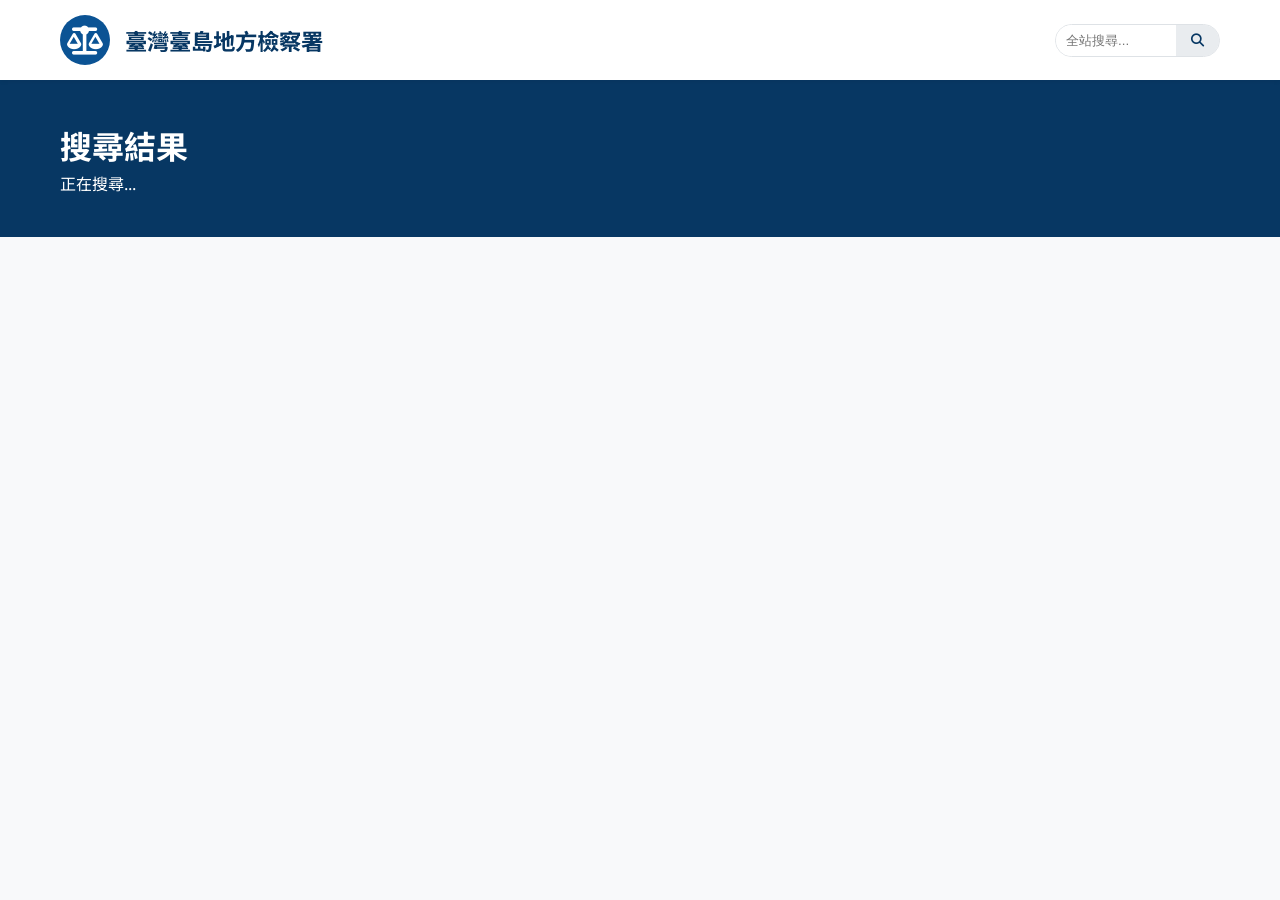
<file: search.html>
<!DOCTYPE html>
<html lang="zh-TW">
<head>
    <meta charset="UTF-8">
    <meta name="viewport" content="width=device-width, initial-scale=1.0">
    <title>搜尋結果 - 臺灣臺島地方檢察署</title>
    <link rel="stylesheet" href="styles.css">
    <link href="https://fonts.googleapis.com/css2?family=Noto+Sans+TC:wght@300;400;500;700&display=swap" rel="stylesheet">
    <link rel="stylesheet" href="https://cdnjs.cloudflare.com/ajax/libs/font-awesome/6.4.0/css/all.min.css">
    <style>
        .page-header { background-color: var(--primary-dark); color: white; padding: 40px 0; margin-bottom: 40px; }
        .page-header h1 { font-size: 2rem; }
        .search-results { max-width: 900px; margin: 0 auto 60px; }
        .result-item { background: var(--bg-white); border-radius: var(--radius-md); box-shadow: var(--shadow-sm); padding: 25px; margin-bottom: 20px; border-left: 4px solid var(--primary-color); }
        .result-title { font-size: 1.25rem; margin-bottom: 10px; }
        .result-title a { color: var(--primary-dark); text-decoration: none; }
        .result-title a:hover { color: var(--primary-color); text-decoration: underline; }
        .result-desc { color: var(--text-secondary); font-size: 0.95rem; }
        .highlight { background-color: #fff3cd; font-weight: bold; padding: 0 3px; }
    </style>
</head>
<body>
    <header class="main-header">
        <div class="nav-container container">
            <a href="index.html" class="logo">
                <div class="logo-img-placeholder"><i class="fa-solid fa-scale-balanced"></i></div>
                <div class="logo-text"><h1>臺灣臺島地方檢察署</h1></div>
            </a>
            <div class="search-box">
                <input type="text" id="headerSearch" placeholder="全站搜尋..." aria-label="全站搜尋">
                <button aria-label="搜尋" onclick="const v = document.getElementById('headerSearch').value; if(v) window.location.href='search.html?q='+encodeURIComponent(v);"><i class="fa-solid fa-search"></i></button>
            </div>
        </div>
    </header>

    <main id="main-content">
        <div class="page-header">
            <div class="container">
                <h1>搜尋結果</h1>
                <p id="searchStatus">正在搜尋...</p>
            </div>
        </div>

        <div class="container search-results" id="resultsContainer">
            <!-- Results injected here -->
        </div>
    </main>

    <script src="script.js"></script>
    <script>
        document.addEventListener('DOMContentLoaded', () => {
            const params = new URLSearchParams(window.location.search);
            const query = params.get('q');
            
            const status = document.getElementById('searchStatus');
            const container = document.getElementById('resultsContainer');
            
            if (!query) {
                status.textContent = '請輸入搜尋關鍵字';
                container.innerHTML = '<p style="text-align:center;">無結果。</p>';
                return;
            }

            status.innerHTML = \`為您尋找「<strong>\${query}</strong>」的結果：\`;
            
            // Mock results
            let html = '';
            for(let i=1; i<=3; i++) {
                html += \`
                    <div class="result-item">
                        <h3 class="result-title"><a href="content.html?page=detail">含有「<span class="highlight">\${query}</span>」的相關網頁標題 \${i}</a></h3>
                        <p class="result-desc">這是一段網頁摘要，其中包含了您搜尋的關鍵字 <span class="highlight">\${query}</span>，我們透過全站搜尋系統將相關的業務介紹、新聞稿或公告列出，供民眾參考。</p>
                    </div>
                \`;
            }
            container.innerHTML = html;
        });
    </script>
</body>
</html>
</file>
<file: styles.css>
:root {
    /* Colors based on traditional Taiwan government sites, modernized */
    --primary-color: #0b5394;
    /* Deep Blue */
    --primary-light: #3d85c6;
    --primary-dark: #073763;
    --secondary-color: #cc0000;
    /* Red accents */

    --bg-light: #f8f9fa;
    --bg-white: #ffffff;
    --bg-gray: #e9ecef;

    --text-main: #333333;
    --text-muted: #6c757d;
    --text-light: #f8f9fa;

    --border-color: #dee2e6;

    /* Tags */
    --tag-blue: #0d6efd;
    --tag-green: #198754;
    --tag-orange: #fd7e14;
    --tag-red: #dc3545;

    /* Styling */
    --radius-sm: 4px;
    --radius-md: 8px;
    --radius-lg: 12px;
    --shadow-sm: 0 2px 4px rgba(0, 0, 0, 0.05);
    --shadow-md: 0 4px 6px rgba(0, 0, 0, 0.1);
    --shadow-lg: 0 10px 15px rgba(0, 0, 0, 0.1);

    --transition: 0.3s ease;
}

* {
    margin: 0;
    padding: 0;
    box-sizing: border-box;
}

html {
    scroll-behavior: smooth;
    font-size: 16px;
    /* Base font size for scalable typography */
}

/* Accessibility classes */
html.font-sm {
    font-size: 14px;
}

html.font-lg {
    font-size: 18px;
}

body {
    font-family: 'Noto Sans TC', -apple-system, BlinkMacSystemFont, "Segoe UI", Roboto, sans-serif;
    color: var(--text-main);
    background-color: var(--bg-light);
    line-height: 1.6;
}

.container {
    max-width: 1200px;
    margin: 0 auto;
    padding: 0 20px;
}

.skip-link {
    position: absolute;
    top: -40px;
    left: 0;
    background: var(--primary-color);
    color: white;
    padding: 8px;
    z-index: 1000;
    transition: top 0.2s;
}

.skip-link:focus {
    top: 0;
}

/* Header & Top Bar */
.top-bar {
    background-color: var(--primary-dark);
    color: var(--text-light);
    font-size: 0.9rem;
}

.top-bar-inner {
    display: flex;
    justify-content: space-between;
    align-items: center;
    height: 40px;
}

.top-links a {
    color: var(--text-light);
    text-decoration: none;
    margin-right: 15px;
    transition: var(--transition);
}

.top-links a:hover {
    color: #9fc5e8;
}

.font-size-controls {
    display: flex;
    align-items: center;
    gap: 8px;
}

.font-btn {
    background: transparent;
    border: 1px solid rgba(255, 255, 255, 0.3);
    color: white;
    cursor: pointer;
    padding: 2px 8px;
    border-radius: 4px;
}

.font-btn.active {
    background: white;
    color: var(--primary-dark);
}

/* Main Header */
.main-header {
    background-color: var(--bg-white);
    box-shadow: var(--shadow-sm);
    position: sticky;
    top: 0;
    z-index: 100;
}

.nav-container {
    display: flex;
    justify-content: space-between;
    align-items: center;
    padding: 15px 20px;
}

.logo {
    display: flex;
    align-items: center;
    gap: 15px;
    text-decoration: none;
}

.logo-img-placeholder {
    width: 50px;
    height: 50px;
    background-color: var(--primary-color);
    color: white;
    border-radius: 50%;
    display: flex;
    align-items: center;
    justify-content: center;
    font-size: 1.8rem;
}

.logo-text h1 {
    font-size: 1.4rem;
    font-weight: 700;
    color: var(--primary-dark);
    line-height: 1.2;
    white-space: nowrap;
}

.logo-text p {
    font-size: 0.8rem;
    color: var(--text-muted);
    font-family: Arial, sans-serif;
    white-space: nowrap;
}

/* Navigation */
.main-nav {
    display: flex;
    align-items: center;
    gap: 15px;
}

.nav-menu {
    display: flex;
    list-style: none;
    gap: 2px;
}

.nav-menu>li>a {
    display: block;
    padding: 10px 10px;
    color: var(--text-main);
    text-decoration: none;
    font-weight: 500;
    font-size: 1.05rem;
    border-radius: var(--radius-sm);
    transition: var(--transition);
    white-space: nowrap;
}

.nav-menu>li>a:hover {
    color: var(--primary-color);
    background-color: var(--bg-gray);
}

.dropdown {
    position: relative;
}

.dropdown-menu {
    position: absolute;
    top: 100%;
    left: 0;
    background-color: var(--bg-white);
    box-shadow: var(--shadow-md);
    border-radius: var(--radius-md);
    border: 1px solid var(--border-color);
    list-style: none;
    min-width: 200px;
    opacity: 0;
    visibility: hidden;
    transform: translateY(10px);
    transition: var(--transition);
    z-index: 100;
}

.dropdown:hover .dropdown-menu {
    opacity: 1;
    visibility: visible;
    transform: translateY(0);
}

.dropdown-menu li a {
    display: block;
    padding: 12px 20px;
    color: var(--text-main);
    text-decoration: none;
    border-bottom: 1px solid var(--bg-gray);
    transition: background-color 0.2s;
}

.dropdown-menu li:last-child a {
    border-bottom: none;
}

.dropdown-menu li a:hover {
    background-color: var(--bg-light);
    color: var(--primary-color);
}

/* Search Box */
.search-box {
    display: flex;
    border: 1px solid var(--border-color);
    border-radius: 20px;
    overflow: hidden;
}

.search-box input {
    border: none;
    padding: 8px 10px;
    outline: none;
    width: 120px;
    transition: width var(--transition);
}

.search-box input:focus {
    width: 200px;
}

.search-box button {
    background: var(--bg-gray);
    border: none;
    padding: 0 15px;
    cursor: pointer;
    color: var(--primary-dark);
}

/* --- Hero Slider --- */
.hero-slider {
    position: relative;
    height: 500px;
    overflow: hidden;
    color: white;
    display: flex;
    align-items: center;
    background: #000;
}

.slide {
    position: absolute;
    top: 0;
    left: 0;
    width: 100%;
    height: 100%;
    background-size: cover;
    background-position: center;
    opacity: 0;
    animation: slideShow 15s infinite;
}

.slide:nth-child(2) { animation-delay: 5s; }
.slide:nth-child(3) { animation-delay: 10s; }

@keyframes slideShow {
    0% { opacity: 0; transform: scale(1); }
    5% { opacity: 1; }
    33.33% { opacity: 1; }
    38.33% { opacity: 0; transform: scale(1.05); }
    100% { opacity: 0; }
}

.hero-overlay {
    position: absolute;
    top: 0;
    left: 0;
    width: 100%;
    height: 100%;
    background: linear-gradient(to right, rgba(0,0,0,0.7) 0%, rgba(0,0,0,0.2) 100%);
    z-index: 1;
}

.hero-content {
    position: relative;
    z-index: 2;
}

.hero-content h2 {
    font-size: 3rem;
    font-weight: 800;
    margin-bottom: 15px;
    text-shadow: 2px 2px 10px rgba(0,0,0,0.5);
}

.hero-content p {
    font-size: 1.4rem;
    opacity: 0.9;
}

.banner-actions {
    display: flex;
    gap: 20px;
    justify-content: center;
}

.btn-primary,
.btn-secondary {
    padding: 12px 25px;
    border-radius: 30px;
    text-decoration: none;
    font-weight: 600;
    font-size: 1.1rem;
    transition: var(--transition);
}

.btn-primary {
    background-color: var(--secondary-color);
    color: white;
    box-shadow: 0 4px 15px rgba(204, 0, 0, 0.4);
}

.btn-primary:hover {
    background-color: #a30000;
    transform: translateY(-2px);
}

.btn-secondary {
    background-color: transparent;
    color: white;
    border: 2px solid white;
}

.btn-secondary:hover {
    background-color: white;
    color: var(--primary-dark);
}

/* Quick Services */
.quick-services-section {
    padding: 40px 0;
    margin-top: -60px;
    position: relative;
    z-index: 10;
}

.quick-services {
    display: grid;
    grid-template-columns: repeat(auto-fit, minmax(150px, 1fr));
    gap: 20px;
}

.service-card {
    background-color: var(--bg-white);
    border-radius: var(--radius-md);
    padding: 25px 15px;
    text-align: center;
    text-decoration: none;
    color: var(--text-main);
    box-shadow: var(--shadow-md);
    transition: var(--transition);
    border-bottom: 4px solid transparent;
}

.service-card:hover {
    transform: translateY(-5px);
    box-shadow: var(--shadow-lg);
    border-bottom-color: var(--primary-color);
}

.service-icon {
    width: 60px;
    height: 60px;
    margin: 0 auto 15px;
    background-color: var(--bg-light);
    border-radius: 50%;
    display: flex;
    align-items: center;
    justify-content: center;
    font-size: 1.8rem;
    color: var(--primary-color);
    transition: var(--transition);
}

.service-card:hover .service-icon {
    background-color: var(--primary-color);
    color: white;
}

.service-card h3 {
    font-size: 1.1rem;
    font-weight: 500;
}

/* News Section */
.news-section {
    padding: 40px 0 60px;
}

.section-header {
    display: flex;
    justify-content: space-between;
    align-items: center;
    margin-bottom: 30px;
    border-bottom: 2px solid var(--primary-color);
    padding-bottom: 10px;
}

.section-header h2 {
    color: var(--primary-dark);
    font-size: 1.8rem;
}

.view-all {
    color: var(--primary-color);
    text-decoration: none;
    font-weight: 500;
}

.view-all:hover {
    text-decoration: underline;
}

.news-container {
    background-color: var(--bg-white);
    border-radius: var(--radius-md);
    box-shadow: var(--shadow-sm);
    overflow: hidden;
}

.news-tabs {
    display: flex;
    background-color: var(--bg-gray);
    border-bottom: 1px solid var(--border-color);
}

.tab-btn {
    padding: 15px 25px;
    border: none;
    background: transparent;
    font-size: 1.1rem;
    font-weight: 500;
    color: var(--text-muted);
    cursor: pointer;
    transition: var(--transition);
}

.tab-btn.active {
    background-color: var(--bg-white);
    color: var(--primary-color);
    border-top: 3px solid var(--primary-color);
}

.news-content {
    display: none;
    padding: 20px;
}

.news-content.active {
    display: block;
}

.news-item {
    display: flex;
    align-items: center;
    padding: 15px 10px;
    border-bottom: 1px dashed var(--border-color);
    text-decoration: none;
    color: var(--text-main);
    transition: var(--transition);
}

.news-item:last-child {
    border-bottom: none;
}

.news-item:hover {
    background-color: var(--bg-light);
    transform: translateX(5px);
}

.news-meta {
    display: flex;
    align-items: center;
    gap: 15px;
    min-width: 200px;
}

.news-date {
    color: var(--text-muted);
    font-family: monospace;
    font-size: 1.05rem;
}

.tag {
    padding: 3px 8px;
    border-radius: 4px;
    font-size: 0.85rem;
    font-weight: 500;
    color: white;
}

.tag-blue {
    background-color: var(--tag-blue);
}

.tag-green {
    background-color: var(--tag-green);
}

.tag-orange {
    background-color: var(--tag-orange);
}

.tag-red {
    background-color: var(--tag-red);
}

.news-title {
    font-size: 1.1rem;
    font-weight: 400;
    overflow: hidden;
    text-overflow: ellipsis;
    white-space: nowrap;
}

.news-item:hover .news-title {
    color: var(--primary-color);
}

/* Links Section */
.links-section {
    padding: 40px 0;
    background-color: var(--bg-white);
}

.links-grid {
    display: grid;
    grid-template-columns: repeat(auto-fit, minmax(220px, 1fr));
    gap: 20px;
}

.link-card {
    display: block;
    text-align: center;
    padding: 20px 15px;
    background-color: var(--bg-light);
    border: 1px solid var(--border-color);
    border-radius: var(--radius-md);
    text-decoration: none;
    color: var(--text-main);
    font-weight: 500;
    font-size: 1.1rem;
    transition: var(--transition);
}

.link-card:hover {
    background-color: var(--primary-light);
    color: white;
    border-color: var(--primary-light);
    transform: translateY(-3px);
    box-shadow: var(--shadow-sm);
}

/* Footer */
.site-footer {
    background-color: var(--primary-dark);
    color: var(--text-light);
    padding: 50px 0 0;
}

.footer-grid {
    display: grid;
    grid-template-columns: 2fr 1fr;
    gap: 40px;
    margin-bottom: 40px;
}

.footer-logo {
    display: flex;
    align-items: center;
    gap: 10px;
    font-size: 1.5rem;
    font-weight: 700;
    margin-bottom: 20px;
}

.contact-list {
    list-style: none;
}

.contact-list li {
    margin-bottom: 10px;
    display: flex;
    gap: 10px;
    align-items: flex-start;
    color: #cbd5e1;
}

.footer-links h3,
.footer-qrcode h3 {
    font-size: 1.2rem;
    margin-bottom: 20px;
    color: white;
    border-bottom: 2px solid var(--primary-color);
    padding-bottom: 10px;
    display: inline-block;
}

.footer-links ul {
    list-style: none;
}

.footer-links li {
    margin-bottom: 10px;
}

.footer-links a {
    color: #cbd5e1;
    text-decoration: none;
    transition: var(--transition);
}

.footer-links a:hover {
    color: white;
    padding-left: 5px;
}

.social-icons {
    display: flex;
    gap: 15px;
}

.social-icons a {
    display: flex;
    align-items: center;
    justify-content: center;
    width: 40px;
    height: 40px;
    background-color: rgba(255, 255, 255, 0.1);
    color: white;
    border-radius: 50%;
    font-size: 1.2rem;
    text-decoration: none;
    transition: var(--transition);
}

.social-icons a:hover {
    background-color: var(--primary-color);
    transform: translateY(-3px);
}

.footer-bottom {
    text-align: center;
    padding: 20px 0;
    border-top: 1px solid rgba(255, 255, 255, 0.1);
    color: #94a3b8;
    font-size: 0.9rem;
}

/* Responsive */
@media (max-width: 992px) {
    .nav-menu {
        display: none;
    }

    .hero-banner h2 {
        font-size: 2.2rem;
    }

    .footer-grid {
        grid-template-columns: 1fr;
        gap: 30px;
    }

    .news-item {
        flex-direction: column;
        align-items: flex-start;
        gap: 5px;
    }
}
</file>
